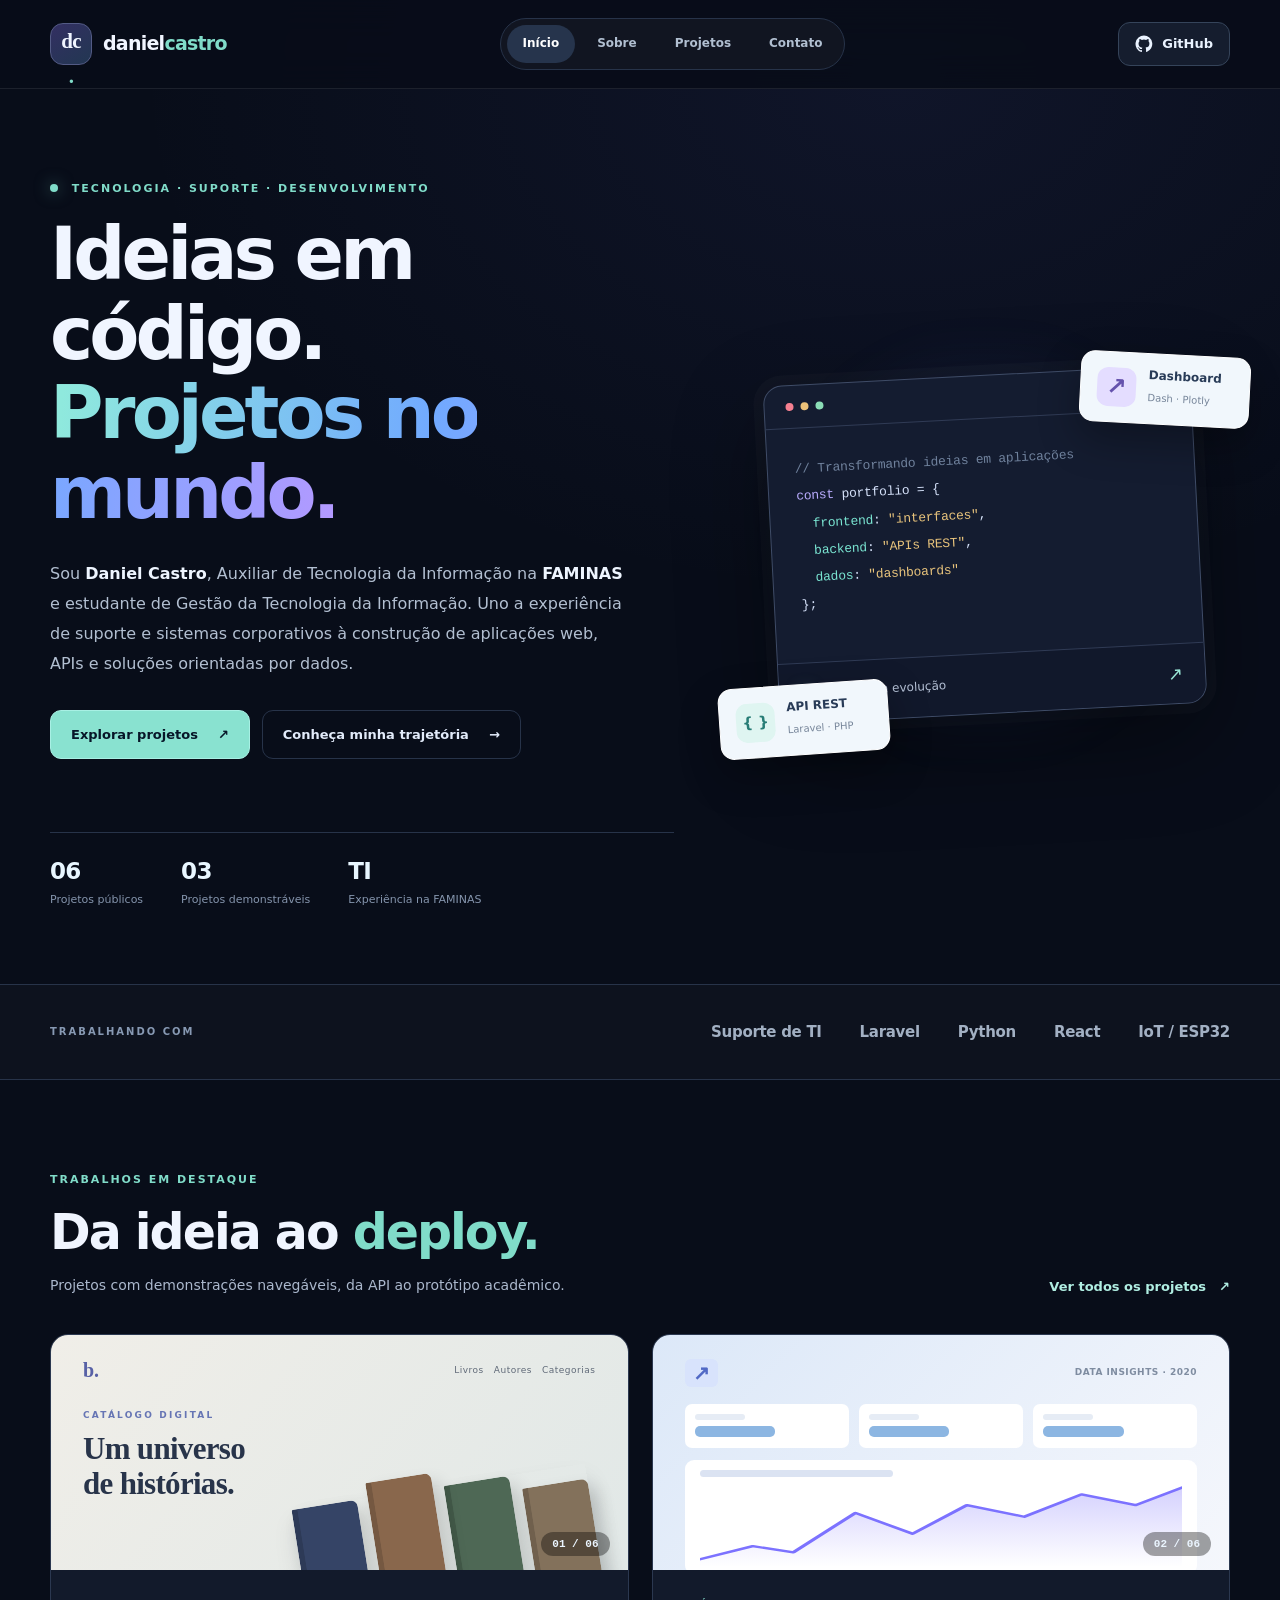
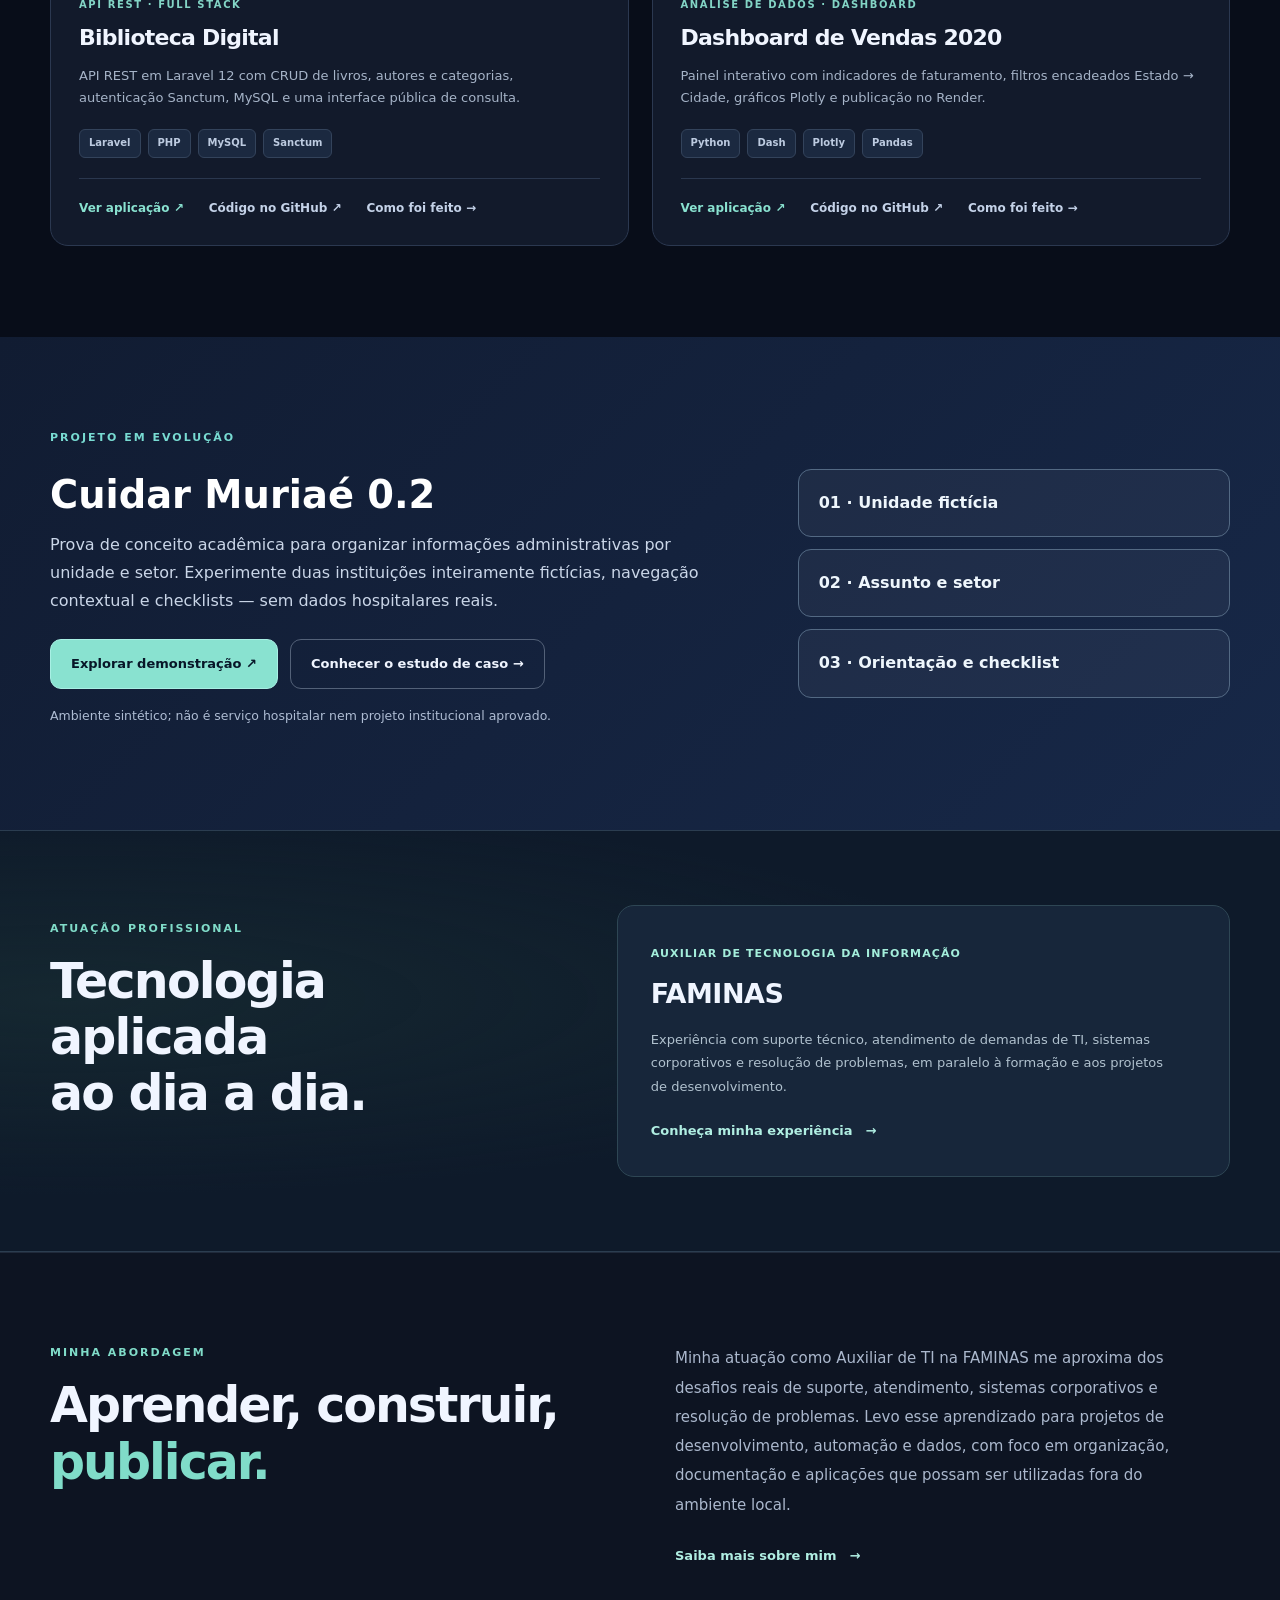
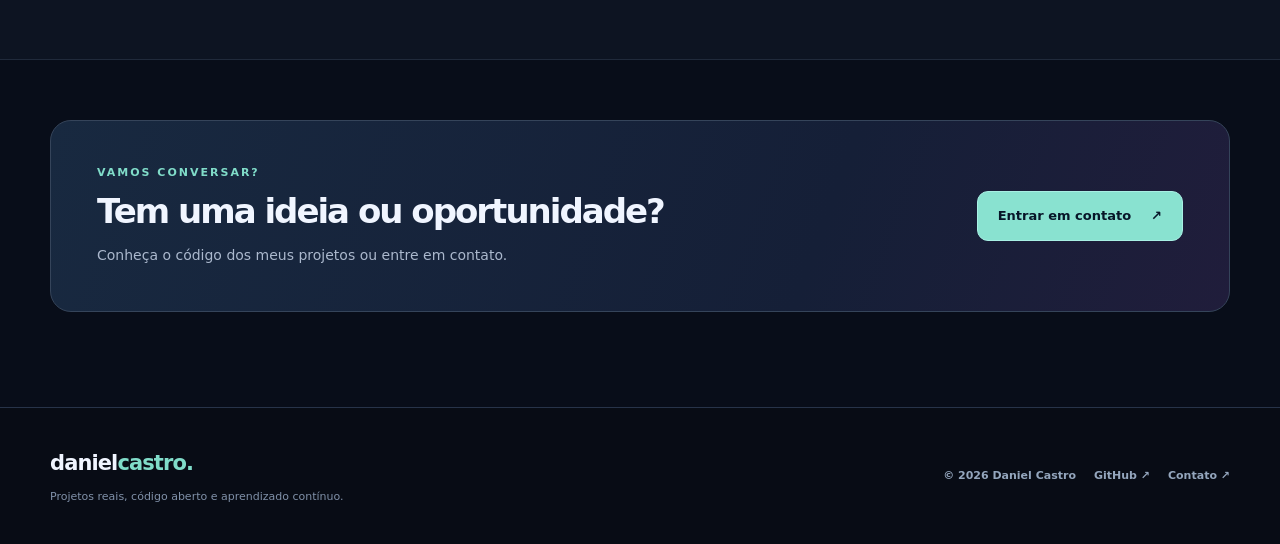
<file: index.html>
<!doctype html>
<html lang="pt-BR">
<head>
  <meta charset="UTF-8">
  <meta name="viewport" content="width=device-width, initial-scale=1">
  <meta name="theme-color" content="#0b1020">
  <meta name="description" content="Daniel Castro — projetos de desenvolvimento web, APIs REST e análise de dados, com código no GitHub e aplicações publicadas.">
  <meta name="author" content="Daniel Castro">
  <title>Portfólio | Daniel Castro</title>
  <link rel="canonical" href="https://daniel-castro-portfolio.pages.dev/">
  <meta property="og:type" content="website">
  <meta property="og:locale" content="pt_BR">
  <meta property="og:title" content="Portfólio | Daniel Castro">
  <meta property="og:description" content="Daniel Castro — projetos de desenvolvimento web, APIs REST e análise de dados, com código no GitHub e aplicações publicadas.">
  <meta property="og:url" content="https://daniel-castro-portfolio.pages.dev/">
  <meta name="twitter:card" content="summary">
  <link rel="stylesheet" href="assets/css/style.css">
</head>
<body class="page-inicio">
  <a class="skip-link" href="#conteudo">Pular para o conteúdo</a>
  <header class="site-header">
    <div class="container header-inner">
      <a class="brand" href="index.html" aria-label="Daniel Castro — Página inicial"><span class="brand-icon">dc<span>.</span></span><span class="brand-text">daniel<span>castro</span></span></a>
      <nav class="site-nav" aria-label="Menu principal">
        <a href="index.html" aria-current="page" class="active">Início</a>
        <a href="sobre.html">Sobre</a>
        <a href="projetos.html">Projetos</a>
        <a href="contato.html">Contato</a>
      </nav>
      <a class="header-github" href="https://github.com/Dhaniels1" target="_blank" rel="noopener noreferrer" aria-label="Ver perfil no GitHub"><svg aria-hidden="true" viewBox="0 0 24 24" width="18" height="18" fill="currentColor"><path d="M12 .7a11.3 11.3 0 0 0-3.58 22.03c.57.11.78-.24.78-.55v-2.11c-3.17.69-3.84-1.34-3.84-1.34-.52-1.3-1.27-1.64-1.27-1.64-1.03-.71.08-.7.08-.7 1.14.08 1.74 1.17 1.74 1.17 1.01 1.73 2.66 1.23 3.31.94.1-.73.4-1.23.73-1.51-2.53-.29-5.2-1.27-5.2-5.58 0-1.23.44-2.23 1.17-3.02-.12-.29-.51-1.44.11-3 0 0 .95-.3 3.11 1.16a10.8 10.8 0 0 1 5.66 0c2.16-1.46 3.1-1.16 3.1-1.16.62 1.56.24 2.71.12 3a4.34 4.34 0 0 1 1.17 3.02c0 4.32-2.68 5.28-5.22 5.57.4.35.77 1.01.77 2.04v3.08c0 .31.21.67.79.55A11.3 11.3 0 0 0 12 .7Z"/></svg><span>GitHub</span></a>
    </div>
  </header>
  <main id="conteudo">
    <section class="hero-section">
  <div class="container hero-grid">
    <div class="hero-copy">
      <p class="eyebrow"><span class="eyebrow-dot" aria-hidden="true"></span> TECNOLOGIA · SUPORTE · DESENVOLVIMENTO</p>
      <h1>Ideias em código.<br><span class="gradient-text">Projetos no mundo.</span></h1>
      <p class="hero-description">Sou <strong>Daniel Castro</strong>, Auxiliar de Tecnologia da Informação na <strong>FAMINAS</strong> e estudante de Gestão da Tecnologia da Informação. Uno a experiência de suporte e sistemas corporativos à construção de aplicações web, APIs e soluções orientadas por dados.</p>
      <div class="hero-actions"><a class="btn btn-primary" href="projetos.html">Explorar projetos <span aria-hidden="true">↗</span></a><a class="btn btn-ghost" href="sobre.html">Conheça minha trajetória <span aria-hidden="true">→</span></a></div>
      <div class="hero-metrics" aria-label="Resumo do portfólio"><div><strong>06</strong><span>Projetos públicos</span></div><div><strong>03</strong><span>Projetos demonstráveis</span></div><div><strong>TI</strong><span>Experiência na FAMINAS</span></div></div>
    </div>
    <div class="hero-visual" aria-label="Painel ilustrativo de tecnologias e aplicações">
      <div class="visual-glow" aria-hidden="true"></div>
      <div class="visual-card visual-card-main">
        <div class="window-controls" aria-hidden="true"><i></i><i></i><i></i></div>
        <div class="visual-code"><span class="comment">// Transformando ideias em aplicações</span><br><span class="code-purple">const</span> portfolio = {<br>&nbsp;&nbsp;<span class="code-cyan">frontend</span>: <span class="code-green">"interfaces"</span>,<br>&nbsp;&nbsp;<span class="code-cyan">backend</span>: <span class="code-green">"APIs REST"</span>,<br>&nbsp;&nbsp;<span class="code-cyan">dados</span>: <span class="code-green">"dashboards"</span><br>};</div>
        <div class="visual-lower"><span class="pulse"></span> Projetos em evolução <span class="visual-chevron">↗</span></div>
      </div>
      <div class="visual-chip visual-chip-one"><span class="chip-icon">↗</span><span><strong>Dashboard</strong><small>Dash · Plotly</small></span></div>
      <div class="visual-chip visual-chip-two"><span class="chip-icon chip-blue">{ }</span><span><strong>API REST</strong><small>Laravel · PHP</small></span></div>
    </div>
  </div>
</section>
<section class="skills-band" aria-label="Principais tecnologias"><div class="container skills-band-inner"><span>TRABALHANDO COM</span><div><b>Suporte de TI</b><b>Laravel</b><b>Python</b><b>React</b><b>IoT / ESP32</b></div></div></section>
<section class="section featured-section">
  <div class="container">
    <div class="section-title-row"><div><p class="eyebrow">TRABALHOS EM DESTAQUE</p><h2>Da ideia ao <em>deploy.</em></h2><p>Projetos com demonstrações navegáveis, da API ao protótipo acadêmico.</p></div><a class="text-link" href="projetos.html">Ver todos os projetos <span aria-hidden="true">↗</span></a></div>
    <div class="projects-grid featured-grid"><article class="project-card">
  <div class="project-cover"><div class="preview-frame preview-library" aria-hidden="true"><div class="preview-topline"><span class="mini-logo">b.</span><span class="mini-nav">Livros&nbsp;&nbsp; Autores&nbsp;&nbsp; Categorias</span></div><div class="preview-eyebrow">CATÁLOGO DIGITAL</div><div class="preview-headline">Um universo<br>de histórias.</div><div class="books-mini"><span class="book-mini bm1"></span><span class="book-mini bm2"></span><span class="book-mini bm3"></span><span class="book-mini bm4"></span></div></div><span class="project-number">01 / 06</span></div>
  <div class="project-body">
    <p class="project-type">API REST · Full stack</p>
    <h3>Biblioteca Digital</h3>
    <p class="project-description">API REST em Laravel 12 com CRUD de livros, autores e categorias, autenticação Sanctum, MySQL e uma interface pública de consulta.</p>
    <div class="tags" aria-label="Tecnologias utilizadas"><span class="tag">Laravel</span><span class="tag">PHP</span><span class="tag">MySQL</span><span class="tag">Sanctum</span></div>
    <div class="project-actions"><a class="link-primary" href="https://biblioteca-api-dhaniels1.onrender.com" target="_blank" rel="noopener noreferrer" aria-label="Abrir demonstração online de Biblioteca Digital">Ver aplicação <span aria-hidden="true">↗</span></a><a class="link-secondary" href="https://github.com/Dhaniels1/biblioteca-api" target="_blank" rel="noopener noreferrer" aria-label="Ver código de Biblioteca Digital no GitHub">Código no GitHub <span aria-hidden="true">↗</span></a><a class="link-secondary" href="estudo-biblioteca.html">Como foi feito →</a></div>
  </div>
</article>
<article class="project-card">
  <div class="project-cover"><div class="preview-frame preview-dashboard" aria-hidden="true"><div class="preview-topline"><span class="mini-logo">↗</span><span class="mini-nav">DATA INSIGHTS · 2020</span></div><div class="dash-kpis"><span><i></i><b></b></span><span><i></i><b></b></span><span><i></i><b></b></span></div><div class="chart-panel"><span class="chart-title"></span><svg class="chart-line" viewBox="0 0 320 110" preserveAspectRatio="none"><defs><linearGradient id="chartfill" x1="0" x2="0" y1="0" y2="1"><stop offset="0%" stop-color="#7165fb" stop-opacity=".3"/><stop offset="100%" stop-color="#7165fb" stop-opacity="0"/></linearGradient></defs><path d="M0 100 L35 83 L62 91 L103 40 L141 67 L177 30 L215 45 L253 16 L289 30 L320 7 L320 110 L0 110Z" fill="url(#chartfill)"/><polyline points="0,100 35,83 62,91 103,40 141,67 177,30 215,45 253,16 289,30 320,7" fill="none" stroke="#7c72ff" stroke-width="3" stroke-linejoin="round" stroke-linecap="round"/></svg></div></div><span class="project-number">02 / 06</span></div>
  <div class="project-body">
    <p class="project-type">Análise de dados · Dashboard</p>
    <h3>Dashboard de Vendas 2020</h3>
    <p class="project-description">Painel interativo com indicadores de faturamento, filtros encadeados Estado → Cidade, gráficos Plotly e publicação no Render.</p>
    <div class="tags" aria-label="Tecnologias utilizadas"><span class="tag">Python</span><span class="tag">Dash</span><span class="tag">Plotly</span><span class="tag">Pandas</span></div>
    <div class="project-actions"><a class="link-primary" href="https://dashboard-vendas-2020.onrender.com" target="_blank" rel="noopener noreferrer" aria-label="Abrir demonstração online de Dashboard de Vendas 2020">Ver aplicação <span aria-hidden="true">↗</span></a><a class="link-secondary" href="https://github.com/Dhaniels1/dashboard-vendas-2020" target="_blank" rel="noopener noreferrer" aria-label="Ver código de Dashboard de Vendas 2020 no GitHub">Código no GitHub <span aria-hidden="true">↗</span></a><a class="link-secondary" href="estudo-dashboard.html">Como foi feito →</a></div>
  </div>
</article></div>
  </div>
</section>
<section class="section case-highlight"><div class="container case-highlight-inner"><div><p class="eyebrow">PROJETO EM EVOLUÇÃO</p><h2>Cuidar Muriaé 0.2</h2><p>Prova de conceito acadêmica para organizar informações administrativas por unidade e setor. Experimente duas instituições inteiramente fictícias, navegação contextual e checklists — sem dados hospitalares reais.</p><div class="case-cta"><a class="btn btn-primary" href="https://cuidar-muriae-demo.pages.dev/" target="_blank" rel="noopener noreferrer">Explorar demonstração ↗</a><a class="btn btn-outline" href="estudo-cuidar.html">Conhecer o estudo de caso →</a></div><p class="case-note">Ambiente sintético; não é serviço hospitalar nem projeto institucional aprovado.</p></div><div class="case-flow" aria-label="Etapas do protótipo"><span>01 · Unidade fictícia</span><span>02 · Assunto e setor</span><span>03 · Orientação e checklist</span></div></div></section>
<section class="professional-highlight"><div class="container professional-highlight-inner"><div><p class="eyebrow">ATUAÇÃO PROFISSIONAL</p><h2>Tecnologia aplicada<br>ao dia a dia.</h2></div><div class="professional-highlight-copy"><span class="career-role">Auxiliar de Tecnologia da Informação</span><strong>FAMINAS</strong><p>Experiência com suporte técnico, atendimento de demandas de TI, sistemas corporativos e resolução de problemas, em paralelo à formação e aos projetos de desenvolvimento.</p><a class="text-link" href="sobre.html">Conheça minha experiência <span aria-hidden="true">→</span></a></div></div></section>
<section class="section value-section"><div class="container value-grid"><div><p class="eyebrow">MINHA ABORDAGEM</p><h2>Aprender, construir,<br><em>publicar.</em></h2></div><div><p>Minha atuação como Auxiliar de TI na FAMINAS me aproxima dos desafios reais de suporte, atendimento, sistemas corporativos e resolução de problemas. Levo esse aprendizado para projetos de desenvolvimento, automação e dados, com foco em organização, documentação e aplicações que possam ser utilizadas fora do ambiente local.</p><a href="sobre.html" class="text-link">Saiba mais sobre mim <span aria-hidden="true">→</span></a></div></div></section>
<section class="section cta-section"><div class="container cta-inner"><div><p class="eyebrow">VAMOS CONVERSAR?</p><h2>Tem uma ideia ou oportunidade?</h2><p>Conheça o código dos meus projetos ou entre em contato.</p></div><a class="btn btn-primary" href="contato.html">Entrar em contato <span aria-hidden="true">↗</span></a></div></section>
  </main>
  <footer class="site-footer">
    <div class="container footer-inner"><div><a class="footer-brand" href="index.html">daniel<span>castro.</span></a><p>Projetos reais, código aberto e aprendizado contínuo.</p></div><div class="footer-right"><span>© 2026 Daniel Castro</span><a href="https://github.com/Dhaniels1" target="_blank" rel="noopener noreferrer">GitHub ↗</a><a href="contato.html">Contato ↗</a></div></div>
  </footer>
  
</body>
</html>
</file>
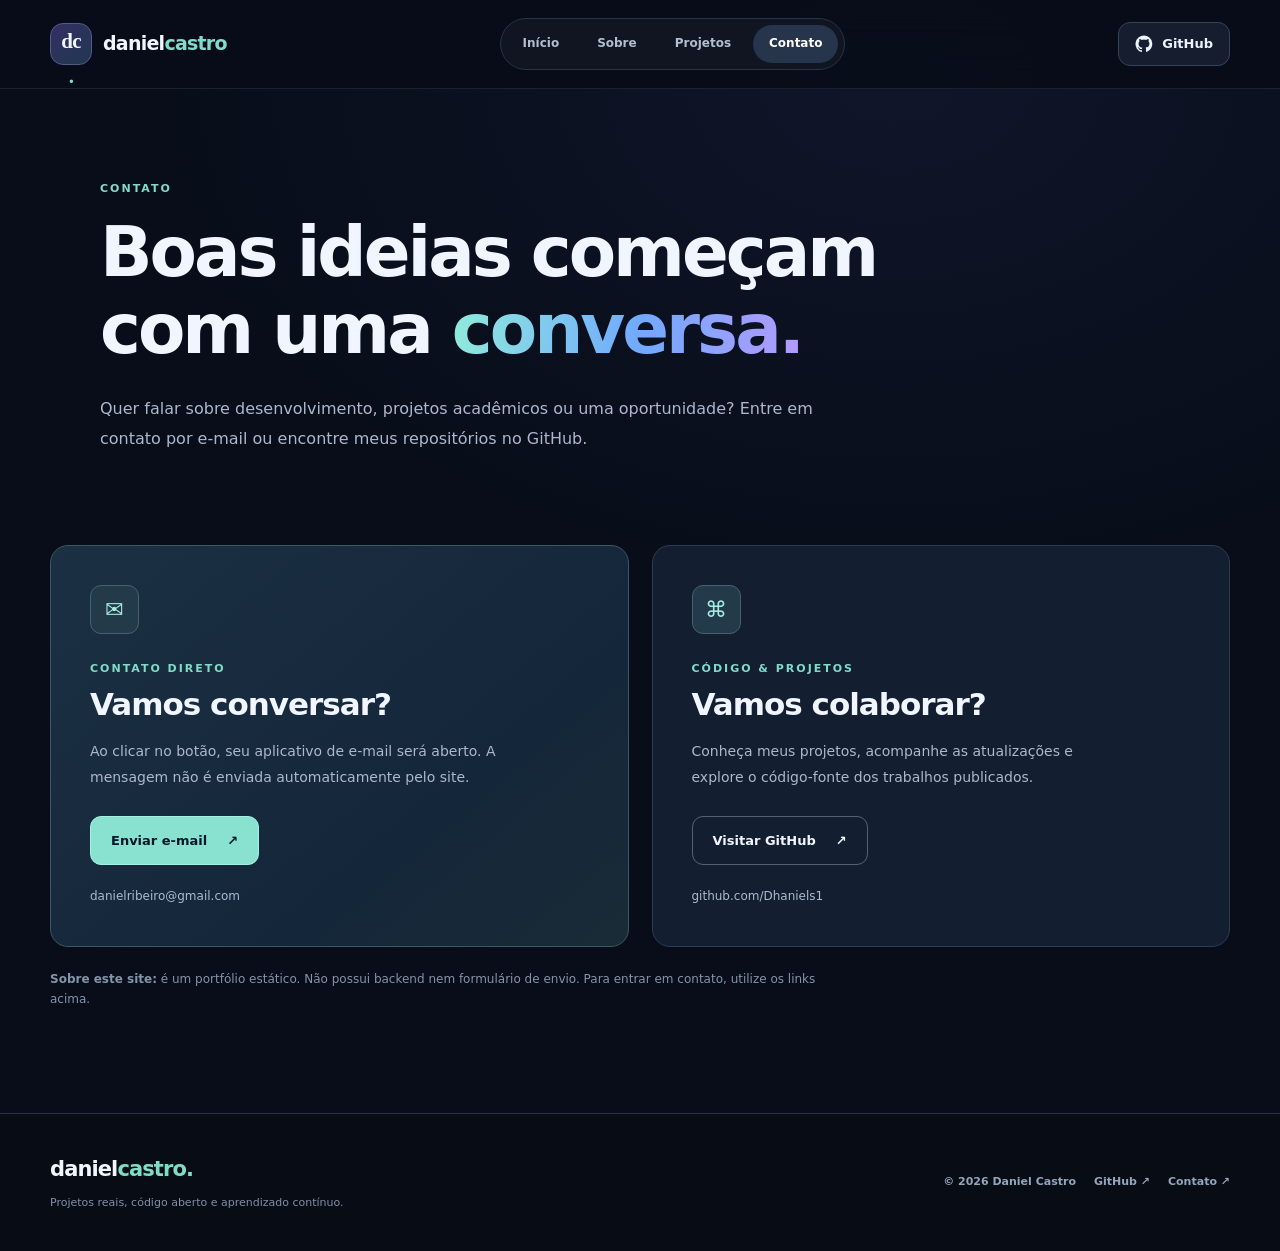
<file: contato.html>
<!doctype html>
<html lang="pt-BR">
<head>
  <meta charset="UTF-8">
  <meta name="viewport" content="width=device-width, initial-scale=1">
  <meta name="theme-color" content="#0b1020">
  <meta name="description" content="Entre em contato com Daniel Castro por e-mail ou conheça seus projetos no GitHub.">
  <meta name="author" content="Daniel Castro">
  <title>Contato | Daniel Castro</title>
  <link rel="canonical" href="https://daniel-castro-portfolio.pages.dev/contato.html">
  <meta property="og:type" content="website">
  <meta property="og:locale" content="pt_BR">
  <meta property="og:title" content="Contato | Daniel Castro">
  <meta property="og:description" content="Entre em contato com Daniel Castro por e-mail ou conheça seus projetos no GitHub.">
  <meta property="og:url" content="https://daniel-castro-portfolio.pages.dev/contato.html">
  <meta name="twitter:card" content="summary">
  <link rel="stylesheet" href="assets/css/style.css">
</head>
<body class="page-contato">
  <a class="skip-link" href="#conteudo">Pular para o conteúdo</a>
  <header class="site-header">
    <div class="container header-inner">
      <a class="brand" href="index.html" aria-label="Daniel Castro — Página inicial"><span class="brand-icon">dc<span>.</span></span><span class="brand-text">daniel<span>castro</span></span></a>
      <nav class="site-nav" aria-label="Menu principal">
        <a href="index.html">Início</a>
        <a href="sobre.html">Sobre</a>
        <a href="projetos.html">Projetos</a>
        <a href="contato.html" aria-current="page" class="active">Contato</a>
      </nav>
      <a class="header-github" href="https://github.com/Dhaniels1" target="_blank" rel="noopener noreferrer" aria-label="Ver perfil no GitHub"><svg aria-hidden="true" viewBox="0 0 24 24" width="18" height="18" fill="currentColor"><path d="M12 .7a11.3 11.3 0 0 0-3.58 22.03c.57.11.78-.24.78-.55v-2.11c-3.17.69-3.84-1.34-3.84-1.34-.52-1.3-1.27-1.64-1.27-1.64-1.03-.71.08-.7.08-.7 1.14.08 1.74 1.17 1.74 1.17 1.01 1.73 2.66 1.23 3.31.94.1-.73.4-1.23.73-1.51-2.53-.29-5.2-1.27-5.2-5.58 0-1.23.44-2.23 1.17-3.02-.12-.29-.51-1.44.11-3 0 0 .95-.3 3.11 1.16a10.8 10.8 0 0 1 5.66 0c2.16-1.46 3.1-1.16 3.1-1.16.62 1.56.24 2.71.12 3a4.34 4.34 0 0 1 1.17 3.02c0 4.32-2.68 5.28-5.22 5.57.4.35.77 1.01.77 2.04v3.08c0 .31.21.67.79.55A11.3 11.3 0 0 0 12 .7Z"/></svg><span>GitHub</span></a>
    </div>
  </header>
  <main id="conteudo">
    <section class="section page-intro"><div class="container narrow"><p class="eyebrow">CONTATO</p><h1>Boas ideias começam com uma <span class="gradient-text">conversa.</span></h1><p class="intro-copy">Quer falar sobre desenvolvimento, projetos acadêmicos ou uma oportunidade? Entre em contato por e-mail ou encontre meus repositórios no GitHub.</p></div></section>
<section class="section contact-section"><div class="container contact-grid"><article class="contact-card contact-card-primary"><span class="contact-icon">✉</span><p class="eyebrow">CONTATO DIRETO</p><h2>Vamos conversar?</h2><p>Ao clicar no botão, seu aplicativo de e-mail será aberto. A mensagem não é enviada automaticamente pelo site.</p><a class="btn btn-primary" href="mailto:danielribeiro@gmail.com?subject=Contato%20pelo%20portf%C3%B3lio">Enviar e-mail <span aria-hidden="true">↗</span></a><a href="mailto:danielribeiro@gmail.com" class="contact-address">danielribeiro@gmail.com</a></article><article class="contact-card"><span class="contact-icon">⌘</span><p class="eyebrow">CÓDIGO &amp; PROJETOS</p><h2>Vamos colaborar?</h2><p>Conheça meus projetos, acompanhe as atualizações e explore o código-fonte dos trabalhos publicados.</p><a class="btn btn-outline" href="https://github.com/Dhaniels1" target="_blank" rel="noopener noreferrer">Visitar GitHub <span aria-hidden="true">↗</span></a><span class="contact-address">github.com/Dhaniels1</span></article></div>
<div class="container contact-note"><p><strong>Sobre este site:</strong> é um portfólio estático. Não possui backend nem formulário de envio. Para entrar em contato, utilize os links acima.</p></div></section>
  </main>
  <footer class="site-footer">
    <div class="container footer-inner"><div><a class="footer-brand" href="index.html">daniel<span>castro.</span></a><p>Projetos reais, código aberto e aprendizado contínuo.</p></div><div class="footer-right"><span>© 2026 Daniel Castro</span><a href="https://github.com/Dhaniels1" target="_blank" rel="noopener noreferrer">GitHub ↗</a><a href="contato.html">Contato ↗</a></div></div>
  </footer>
  
</body>
</html>
</file>
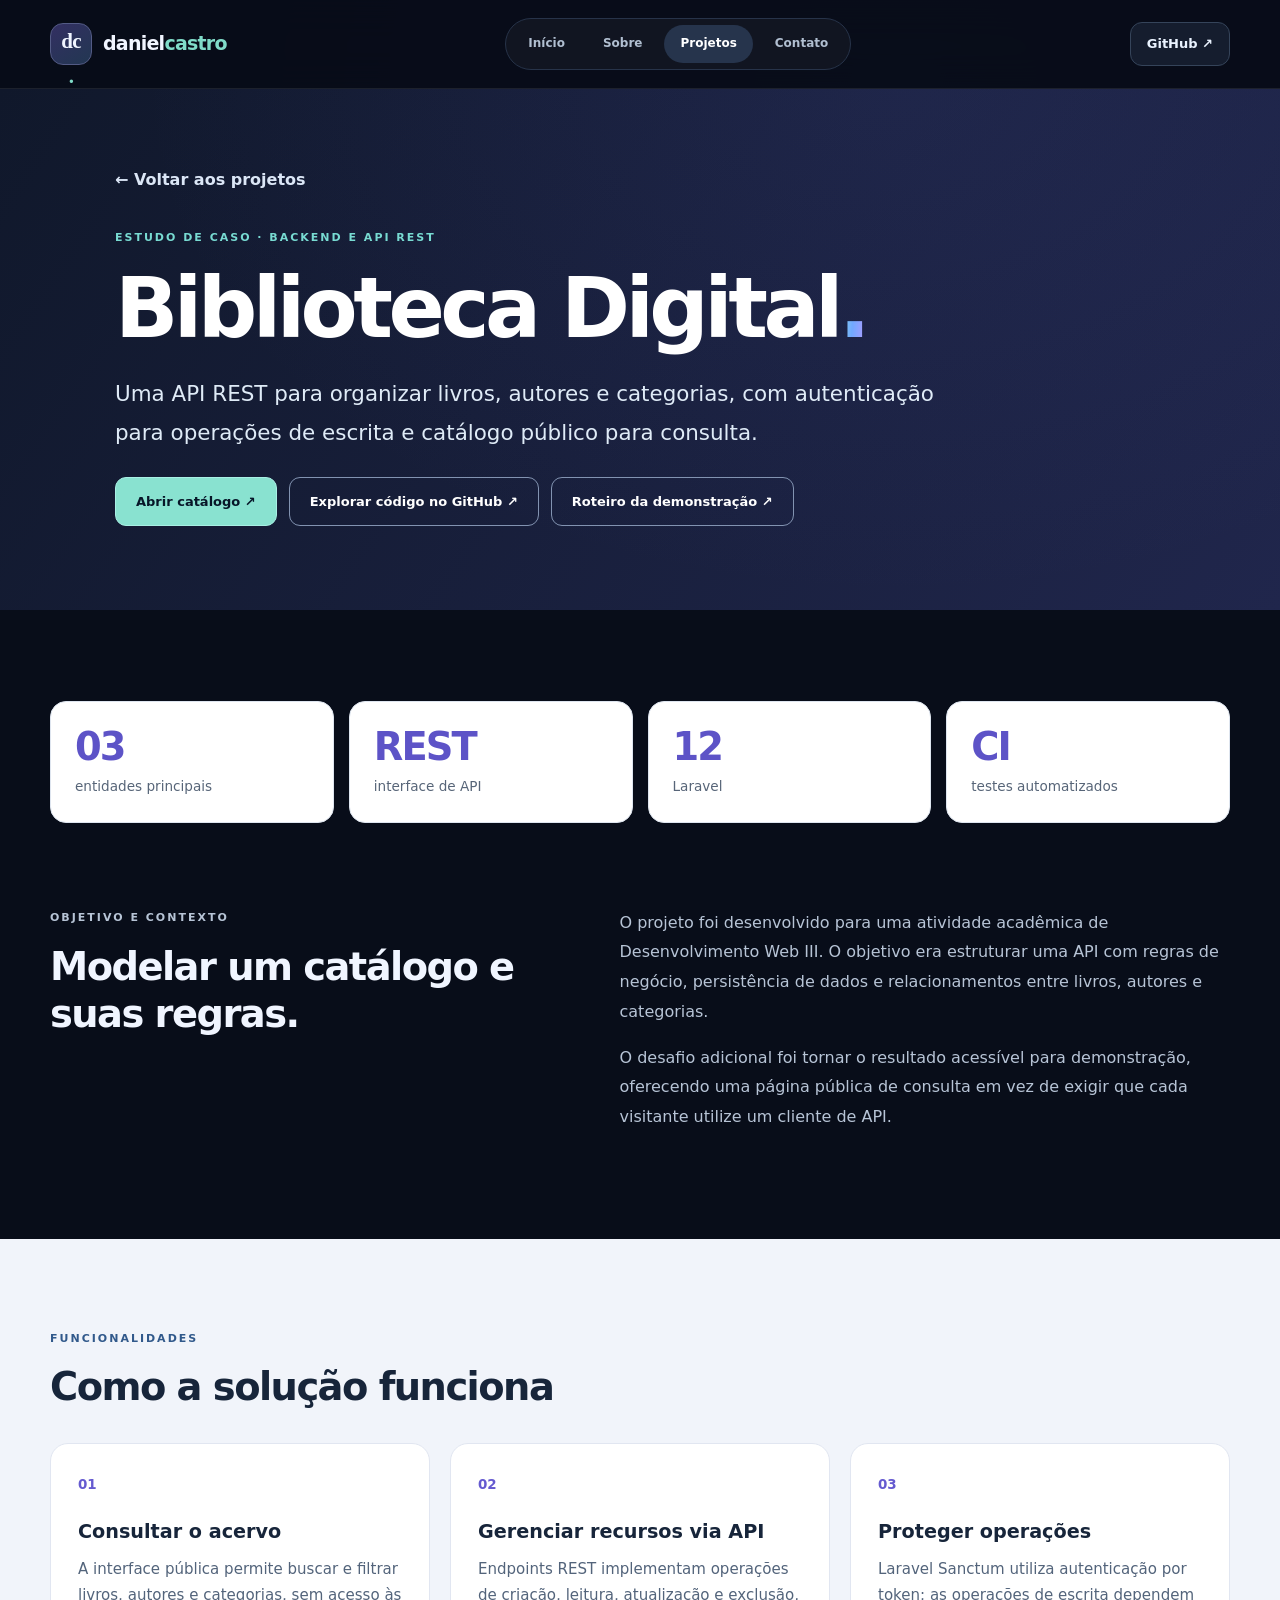
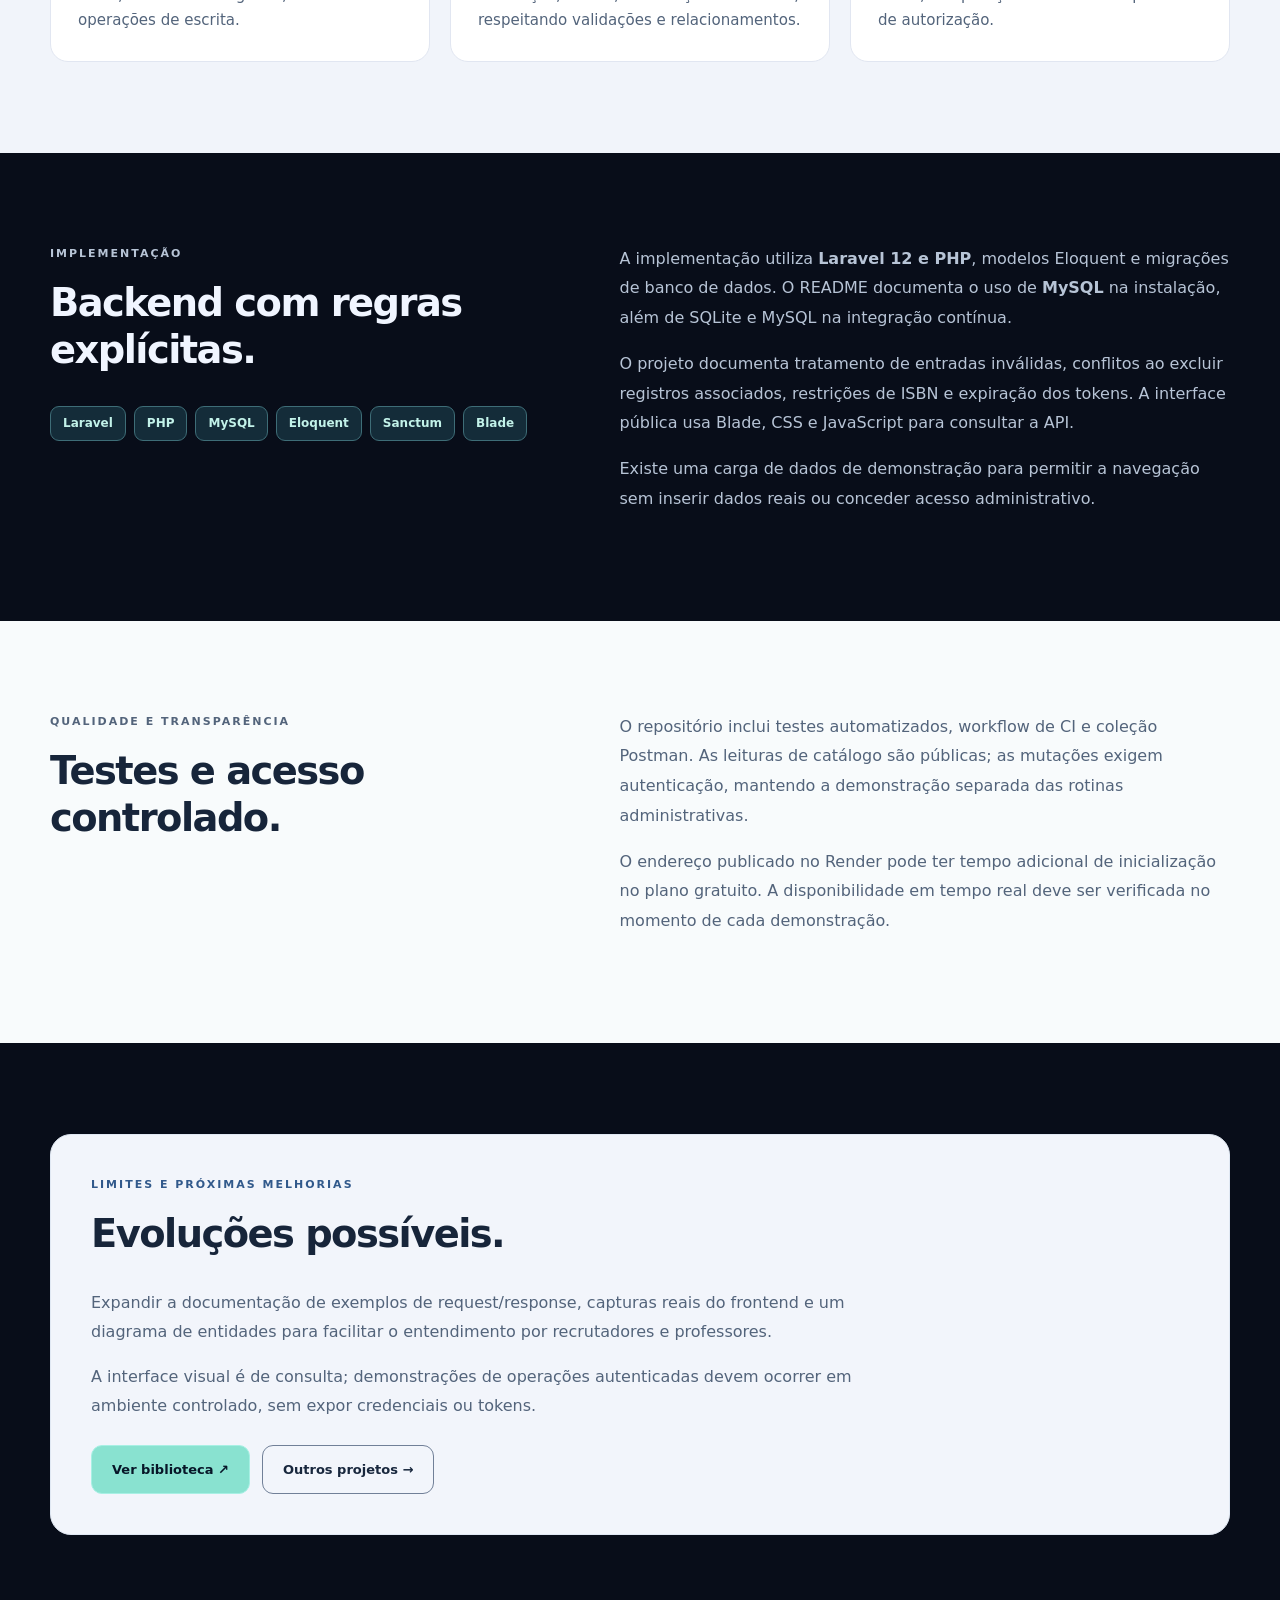
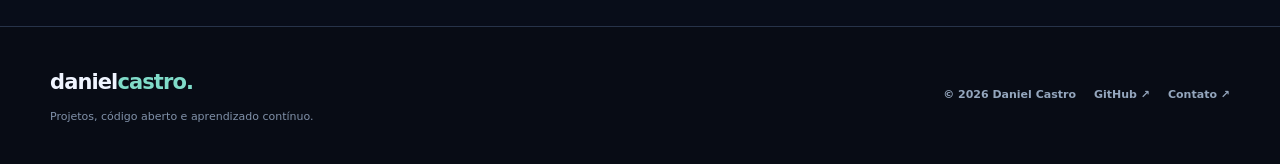
<file: estudo-biblioteca.html>
<!doctype html>
<html lang="pt-BR">
<head>
<meta charset="UTF-8">
<meta name="viewport" content="width=device-width, initial-scale=1">
<meta name="theme-color" content="#0b1020">
<meta name="description" content="Estudo de caso de uma API REST Laravel para biblioteca digital: CRUD, relacionamentos, autenticação Sanctum, interface pública e testes.">
<meta name="author" content="Daniel Castro">
<title>Biblioteca API | Estudo de caso</title>
<link rel="canonical" href="https://daniel-castro-portfolio.pages.dev/estudo-biblioteca.html">
  <meta property="og:type" content="website">
  <meta property="og:locale" content="pt_BR">
  <meta property="og:title" content="Biblioteca API | Estudo de caso">
  <meta property="og:description" content="Estudo de caso de uma API REST Laravel para biblioteca digital: CRUD, relacionamentos, autenticação Sanctum, interface pública e testes.">
  <meta property="og:url" content="https://daniel-castro-portfolio.pages.dev/estudo-biblioteca.html">
  <meta name="twitter:card" content="summary">
<link rel="stylesheet" href="assets/css/style.css">
</head>
<body class="page-case">
<a class="skip-link" href="#conteudo">Pular para o conteúdo</a>
<header class="site-header"><div class="container header-inner">
<a class="brand" href="index.html" aria-label="Daniel Castro — página inicial"><span class="brand-icon">dc<span>.</span></span><span class="brand-text">daniel<span>castro</span></span></a>
<nav class="site-nav" aria-label="Menu principal"><a href="index.html">Início</a><a href="sobre.html">Sobre</a><a href="projetos.html" class="active" aria-current="page">Projetos</a><a href="contato.html">Contato</a></nav>
<a class="header-github" href="https://github.com/Dhaniels1" target="_blank" rel="noopener noreferrer">GitHub ↗</a>
</div></header>
<main id="conteudo">
<section class="case-hero"><div class="container case-hero-inner">
<a class="case-back" href="projetos.html">← Voltar aos projetos</a>
<p class="eyebrow">ESTUDO DE CASO · BACKEND E API REST</p>
<h1>Biblioteca Digital<span class="gradient-text">.</span></h1>
<p class="case-hero-lead">Uma API REST para organizar livros, autores e categorias, com autenticação para operações de escrita e catálogo público para consulta.</p>
<div class="case-cta"><a class="btn btn-primary" href="https://biblioteca-api-dhaniels1.onrender.com" target="_blank" rel="noopener noreferrer">Abrir catálogo ↗</a><a class="btn btn-ghost" href="https://github.com/Dhaniels1/biblioteca-api" target="_blank" rel="noopener noreferrer">Explorar código no GitHub ↗</a><a class="btn btn-ghost" href="https://github.com/Dhaniels1/biblioteca-api/blob/main/docs/GUIA_DEMONSTRACAO.md" target="_blank" rel="noopener noreferrer">Roteiro da demonstração ↗</a></div>
</div></section>
<section class="section"><div class="container">
<div class="case-stats"><div><strong>03</strong><span>entidades principais</span></div><div><strong>REST</strong><span>interface de API</span></div><div><strong>12</strong><span>Laravel</span></div><div><strong>CI</strong><span>testes automatizados</span></div></div>
<div class="case-intro-grid"><div><p class="eyebrow">OBJETIVO E CONTEXTO</p><h2>Modelar um catálogo e suas regras.</h2></div><div><p>O projeto foi desenvolvido para uma atividade acadêmica de Desenvolvimento Web III. O objetivo era estruturar uma API com regras de negócio, persistência de dados e relacionamentos entre livros, autores e categorias.</p><p>O desafio adicional foi tornar o resultado acessível para demonstração, oferecendo uma página pública de consulta em vez de exigir que cada visitante utilize um cliente de API.</p></div></div>
</div></section>
<section class="section case-process-section"><div class="container">
<p class="eyebrow">FUNCIONALIDADES</p><h2>Como a solução funciona</h2>
<div class="case-process-grid"><article class="case-step"><span>01</span><h3>Consultar o acervo</h3><p>A interface pública permite buscar e filtrar livros, autores e categorias, sem acesso às operações de escrita.</p></article><article class="case-step"><span>02</span><h3>Gerenciar recursos via API</h3><p>Endpoints REST implementam operações de criação, leitura, atualização e exclusão, respeitando validações e relacionamentos.</p></article><article class="case-step"><span>03</span><h3>Proteger operações</h3><p>Laravel Sanctum utiliza autenticação por token; as operações de escrita dependem de autorização.</p></article></div>
</div></section>
<section class="section"><div class="container case-intro-grid">
<div><p class="eyebrow">IMPLEMENTAÇÃO</p><h2>Backend com regras explícitas.</h2><div class="case-tech-list" aria-label="Tecnologias"><span class="tag">Laravel</span><span class="tag">PHP</span><span class="tag">MySQL</span><span class="tag">Eloquent</span><span class="tag">Sanctum</span><span class="tag">Blade</span></div></div>
<div><p>A implementação utiliza <strong>Laravel 12 e PHP</strong>, modelos Eloquent e migrações de banco de dados. O README documenta o uso de <strong>MySQL</strong> na instalação, além de SQLite e MySQL na integração contínua.</p><p>O projeto documenta tratamento de entradas inválidas, conflitos ao excluir registros associados, restrições de ISBN e expiração dos tokens. A interface pública usa Blade, CSS e JavaScript para consultar a API.</p><p>Existe uma carga de dados de demonstração para permitir a navegação sem inserir dados reais ou conceder acesso administrativo.</p></div>
</div></section>
<section class="section case-ethics-section"><div class="container case-intro-grid">
<div><p class="eyebrow">QUALIDADE E TRANSPARÊNCIA</p><h2>Testes e acesso controlado.</h2></div>
<div><p>O repositório inclui testes automatizados, workflow de CI e coleção Postman. As leituras de catálogo são públicas; as mutações exigem autenticação, mantendo a demonstração separada das rotinas administrativas.</p><p>O endereço publicado no Render pode ter tempo adicional de inicialização no plano gratuito. A disponibilidade em tempo real deve ser verificada no momento de cada demonstração.</p></div>
</div></section>
<section class="section"><div class="container">
<div class="case-next"><p class="eyebrow">LIMITES E PRÓXIMAS MELHORIAS</p><h2>Evoluções possíveis.</h2>
<p>Expandir a documentação de exemplos de request/response, capturas reais do frontend e um diagrama de entidades para facilitar o entendimento por recrutadores e professores.</p><p>A interface visual é de consulta; demonstrações de operações autenticadas devem ocorrer em ambiente controlado, sem expor credenciais ou tokens.</p>
<div class="case-cta"><a class="btn btn-primary" href="https://biblioteca-api-dhaniels1.onrender.com" target="_blank" rel="noopener noreferrer">Ver biblioteca ↗</a><a class="btn btn-outline" href="projetos.html">Outros projetos →</a></div>
</div></div></section>
</main>
<footer class="site-footer"><div class="container footer-inner"><div><a class="footer-brand" href="index.html">daniel<span>castro.</span></a><p>Projetos, código aberto e aprendizado contínuo.</p></div><div class="footer-right"><span>© 2026 Daniel Castro</span><a href="https://github.com/Dhaniels1" target="_blank" rel="noopener noreferrer">GitHub ↗</a><a href="contato.html">Contato ↗</a></div></div></footer>
</body></html>
</file>
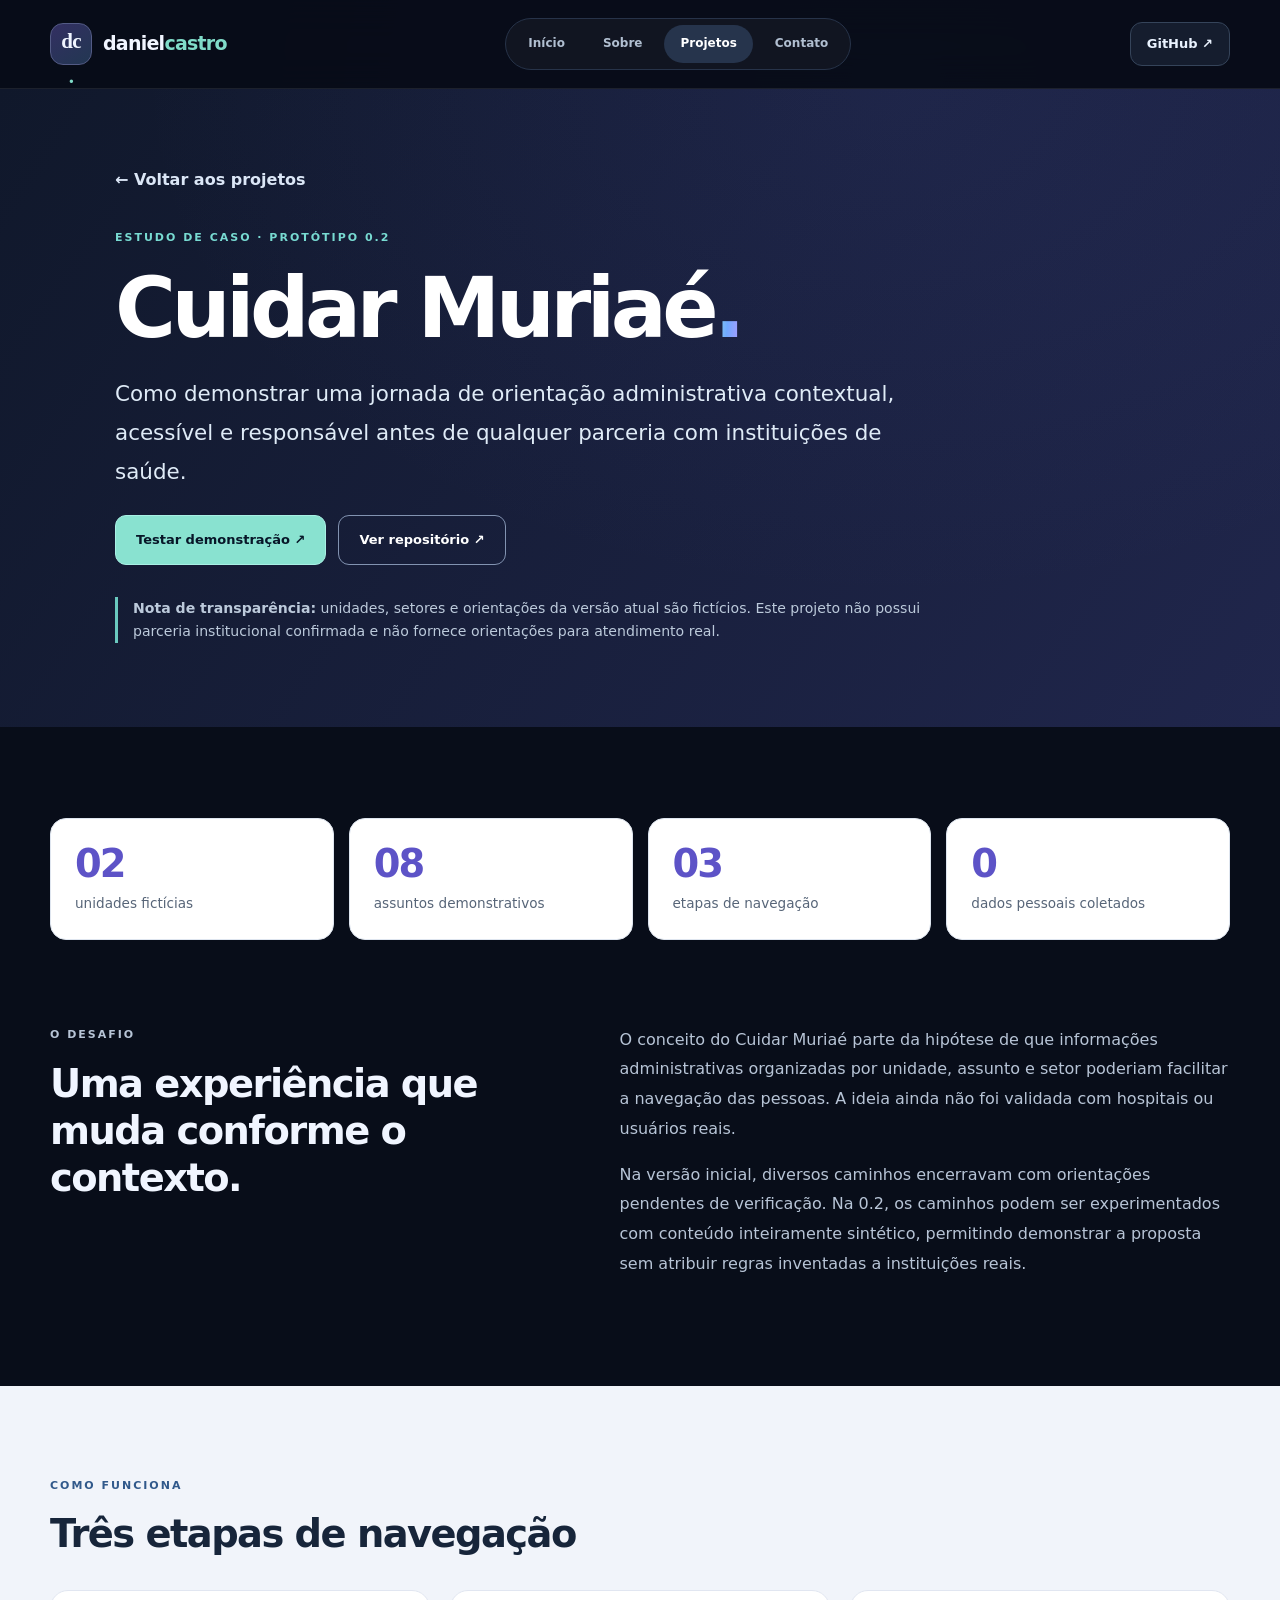
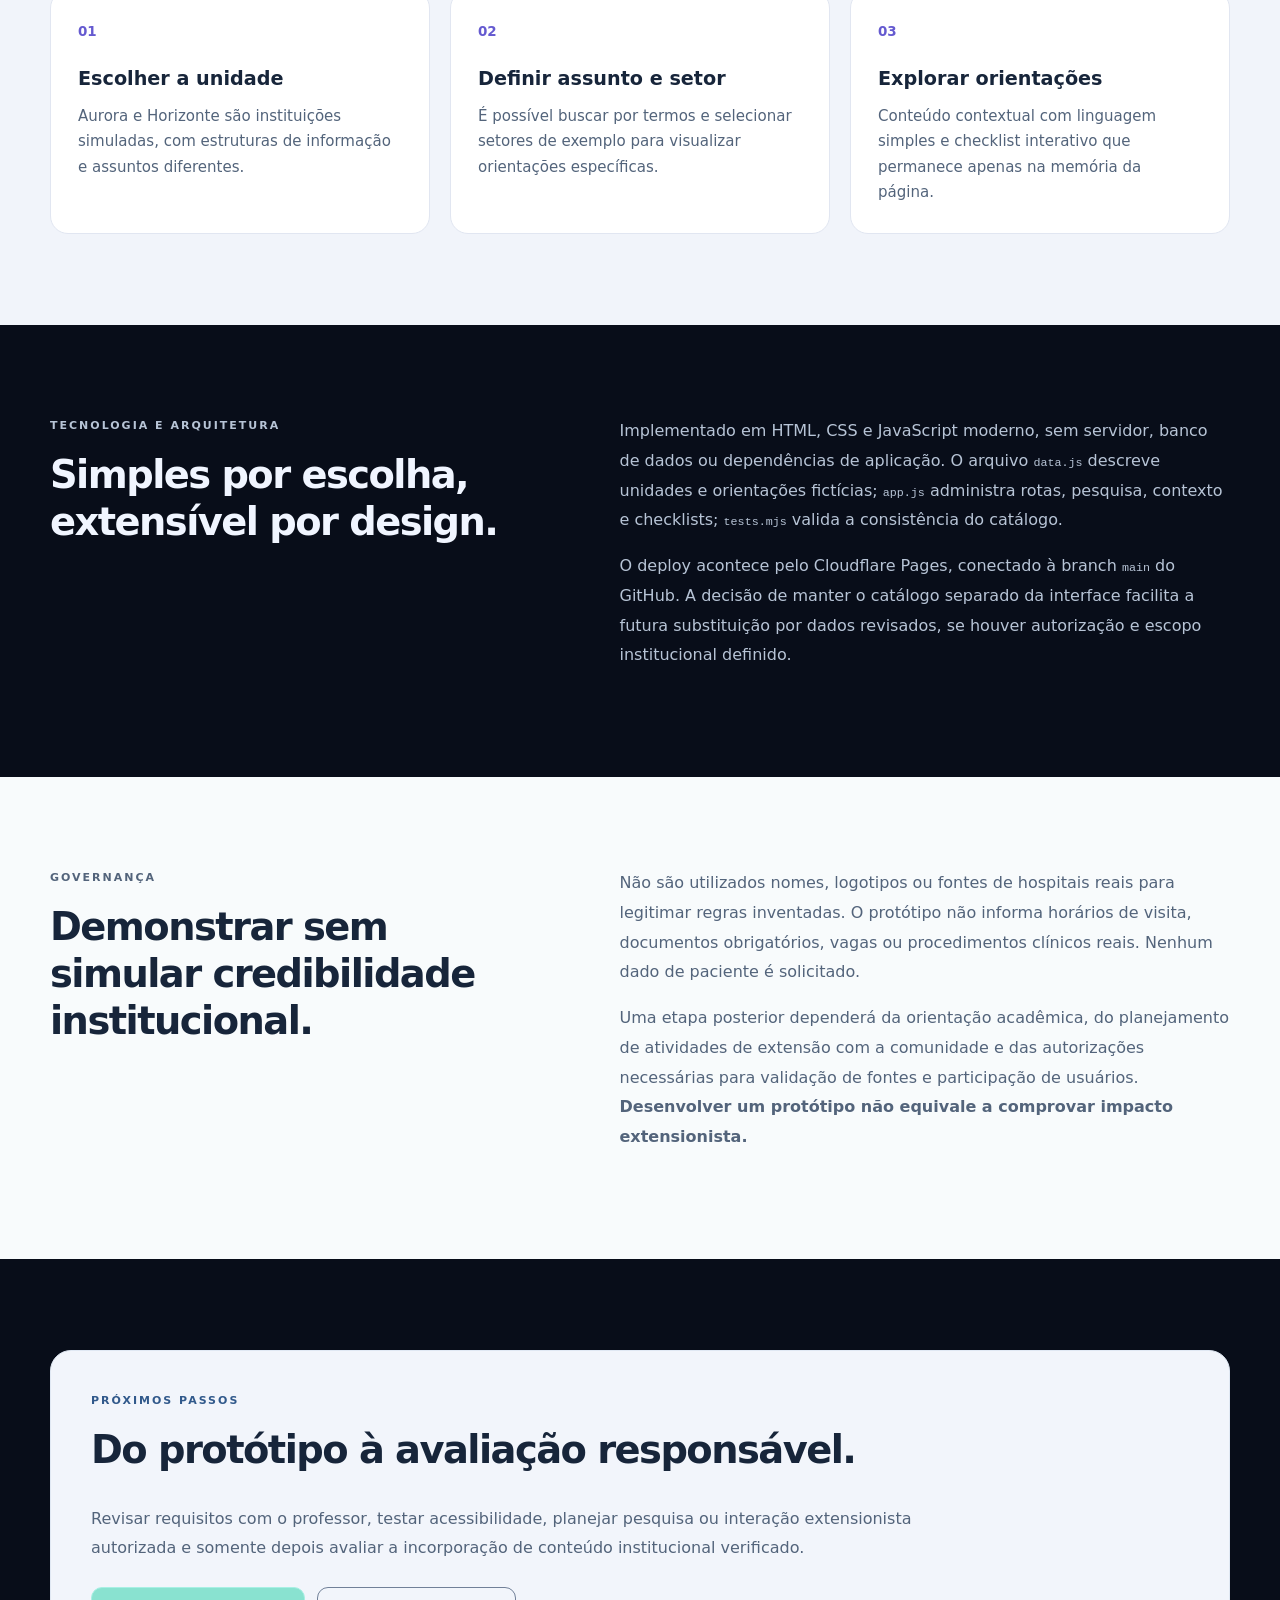
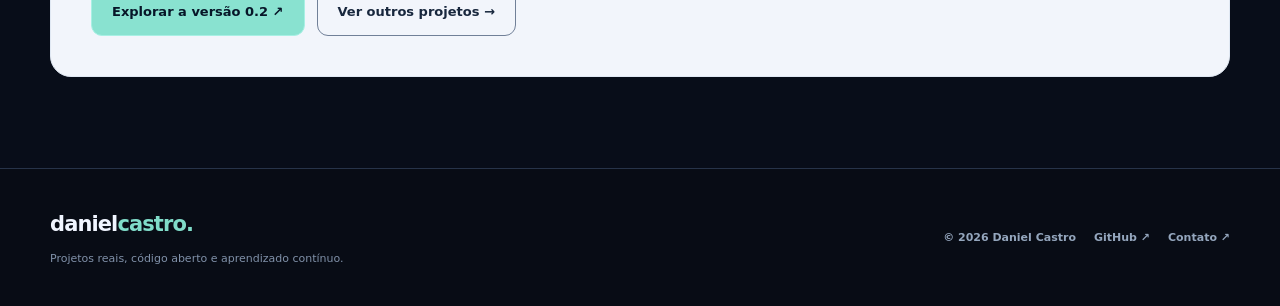
<file: estudo-cuidar.html>
<!doctype html>
<html lang="pt-BR">
<head>
  <meta charset="UTF-8">
  <meta name="viewport" content="width=device-width, initial-scale=1">
  <meta name="theme-color" content="#0b1020">
  <meta name="description" content="Estudo de caso do Cuidar Muriaé: protótipo acadêmico com unidades fictícias, navegação por contexto, checklists e governança informacional.">
  <meta name="author" content="Daniel Castro">
  <title>Cuidar Muriaé | Estudo de caso</title>
  <link rel="canonical" href="https://daniel-castro-portfolio.pages.dev/estudo-cuidar.html">
  <meta property="og:type" content="website">
  <meta property="og:locale" content="pt_BR">
  <meta property="og:title" content="Cuidar Muriaé | Estudo de caso">
  <meta property="og:description" content="Estudo de caso do Cuidar Muriaé: protótipo acadêmico com unidades fictícias, navegação por contexto, checklists e governança informacional.">
  <meta property="og:url" content="https://daniel-castro-portfolio.pages.dev/estudo-cuidar.html">
  <meta name="twitter:card" content="summary">
  <link rel="stylesheet" href="assets/css/style.css">
</head>
<body class="page-case">
  <a class="skip-link" href="#conteudo">Pular para o conteúdo</a>
  <header class="site-header"><div class="container header-inner">
    <a class="brand" href="index.html" aria-label="Daniel Castro — Página inicial"><span class="brand-icon">dc<span>.</span></span><span class="brand-text">daniel<span>castro</span></span></a>
    <nav class="site-nav" aria-label="Menu principal"><a href="index.html">Início</a><a href="sobre.html">Sobre</a><a href="projetos.html" class="active">Projetos</a><a href="contato.html">Contato</a></nav>
    <a class="header-github" href="https://github.com/Dhaniels1" target="_blank" rel="noopener noreferrer">GitHub ↗</a>
  </div></header>
  <main id="conteudo">
    <section class="case-hero"><div class="container case-hero-inner">
      <a class="case-back" href="projetos.html">← Voltar aos projetos</a>
      <p class="eyebrow">ESTUDO DE CASO · PROTÓTIPO 0.2</p>
      <h1>Cuidar Muriaé<span class="gradient-text">.</span></h1>
      <p class="case-hero-lead">Como demonstrar uma jornada de orientação administrativa contextual, acessível e responsável antes de qualquer parceria com instituições de saúde.</p>
      <div class="case-cta"><a class="btn btn-primary" href="https://cuidar-muriae-demo.pages.dev/" target="_blank" rel="noopener noreferrer">Testar demonstração ↗</a><a class="btn btn-ghost" href="https://github.com/Dhaniels1/Projeto-Extensao" target="_blank" rel="noopener noreferrer">Ver repositório ↗</a></div>
      <p class="case-disclaimer"><strong>Nota de transparência:</strong> unidades, setores e orientações da versão atual são fictícios. Este projeto não possui parceria institucional confirmada e não fornece orientações para atendimento real.</p>
    </div></section>
    <section class="section"><div class="container">
      <div class="case-stats" aria-label="Características da versão"><div><strong>02</strong><span>unidades fictícias</span></div><div><strong>08</strong><span>assuntos demonstrativos</span></div><div><strong>03</strong><span>etapas de navegação</span></div><div><strong>0</strong><span>dados pessoais coletados</span></div></div>
      <div class="case-intro-grid"><div><p class="eyebrow">O DESAFIO</p><h2>Uma experiência que muda conforme o contexto.</h2></div><div><p>O conceito do Cuidar Muriaé parte da hipótese de que informações administrativas organizadas por unidade, assunto e setor poderiam facilitar a navegação das pessoas. A ideia ainda não foi validada com hospitais ou usuários reais.</p><p>Na versão inicial, diversos caminhos encerravam com orientações pendentes de verificação. Na 0.2, os caminhos podem ser experimentados com conteúdo inteiramente sintético, permitindo demonstrar a proposta sem atribuir regras inventadas a instituições reais.</p></div></div>
    </div></section>
    <section class="section case-process-section"><div class="container">
      <p class="eyebrow">COMO FUNCIONA</p><h2>Três etapas de navegação</h2>
      <div class="case-process-grid">
        <article class="case-step"><span>01</span><h3>Escolher a unidade</h3><p>Aurora e Horizonte são instituições simuladas, com estruturas de informação e assuntos diferentes.</p></article>
        <article class="case-step"><span>02</span><h3>Definir assunto e setor</h3><p>É possível buscar por termos e selecionar setores de exemplo para visualizar orientações específicas.</p></article>
        <article class="case-step"><span>03</span><h3>Explorar orientações</h3><p>Conteúdo contextual com linguagem simples e checklist interativo que permanece apenas na memória da página.</p></article>
      </div>
    </div></section>
    <section class="section"><div class="container case-intro-grid">
      <div><p class="eyebrow">TECNOLOGIA E ARQUITETURA</p><h2>Simples por escolha, extensível por design.</h2></div>
      <div><p>Implementado em HTML, CSS e JavaScript moderno, sem servidor, banco de dados ou dependências de aplicação. O arquivo <code>data.js</code> descreve unidades e orientações fictícias; <code>app.js</code> administra rotas, pesquisa, contexto e checklists; <code>tests.mjs</code> valida a consistência do catálogo.</p><p>O deploy acontece pelo Cloudflare Pages, conectado à branch <code>main</code> do GitHub. A decisão de manter o catálogo separado da interface facilita a futura substituição por dados revisados, se houver autorização e escopo institucional definido.</p></div>
    </div></section>
    <section class="section case-ethics-section"><div class="container case-intro-grid">
      <div><p class="eyebrow">GOVERNANÇA</p><h2>Demonstrar sem simular credibilidade institucional.</h2></div>
      <div><p>Não são utilizados nomes, logotipos ou fontes de hospitais reais para legitimar regras inventadas. O protótipo não informa horários de visita, documentos obrigatórios, vagas ou procedimentos clínicos reais. Nenhum dado de paciente é solicitado.</p><p>Uma etapa posterior dependerá da orientação acadêmica, do planejamento de atividades de extensão com a comunidade e das autorizações necessárias para validação de fontes e participação de usuários. <strong>Desenvolver um protótipo não equivale a comprovar impacto extensionista.</strong></p></div>
    </div></section>
    <section class="section"><div class="container"><div class="case-next"><p class="eyebrow">PRÓXIMOS PASSOS</p><h2>Do protótipo à avaliação responsável.</h2><p>Revisar requisitos com o professor, testar acessibilidade, planejar pesquisa ou interação extensionista autorizada e somente depois avaliar a incorporação de conteúdo institucional verificado.</p><div class="case-cta"><a class="btn btn-primary" href="https://cuidar-muriae-demo.pages.dev/" target="_blank" rel="noopener noreferrer">Explorar a versão 0.2 ↗</a><a class="btn btn-outline" href="projetos.html">Ver outros projetos →</a></div></div></div></section>
  </main>
  <footer class="site-footer"><div class="container footer-inner"><div><a class="footer-brand" href="index.html">daniel<span>castro.</span></a><p>Projetos reais, código aberto e aprendizado contínuo.</p></div><div class="footer-right"><span>© 2026 Daniel Castro</span><a href="https://github.com/Dhaniels1" target="_blank" rel="noopener noreferrer">GitHub ↗</a><a href="contato.html">Contato ↗</a></div></div></footer>
</body>
</html>
</file>
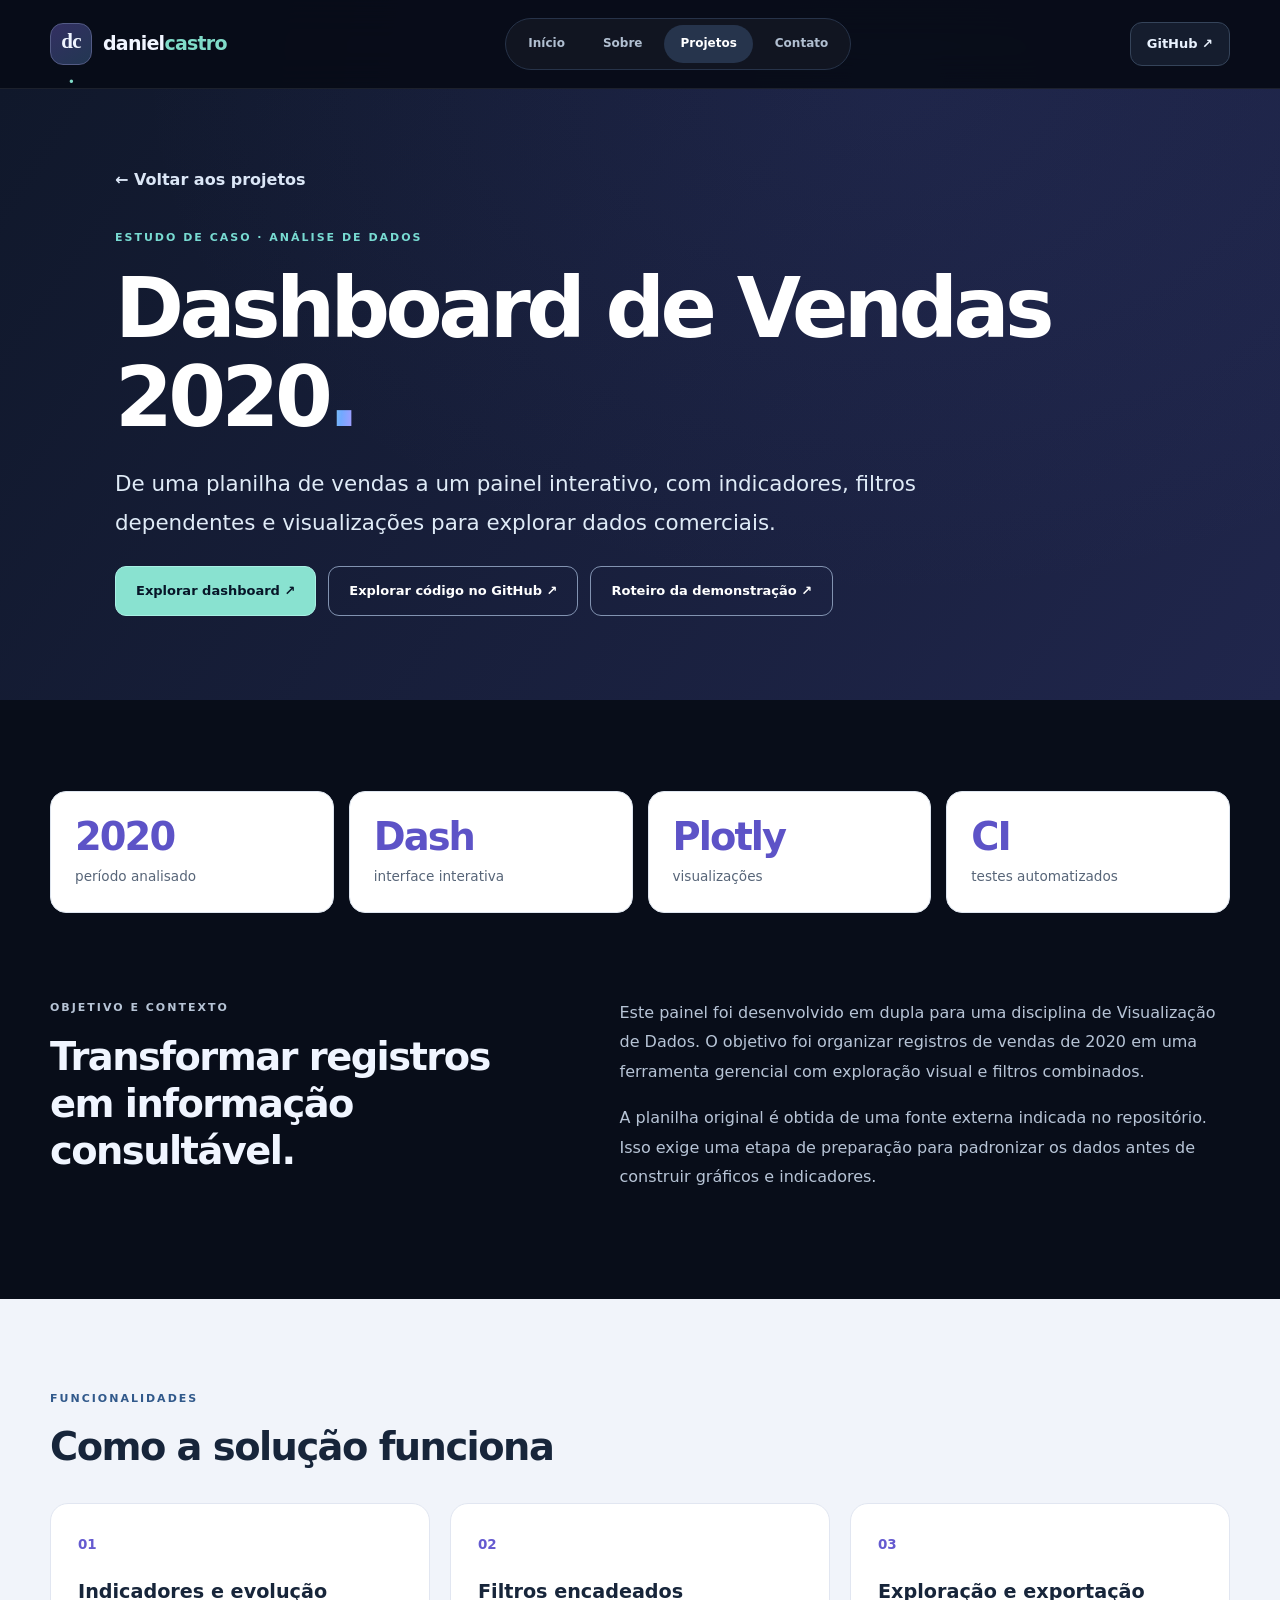
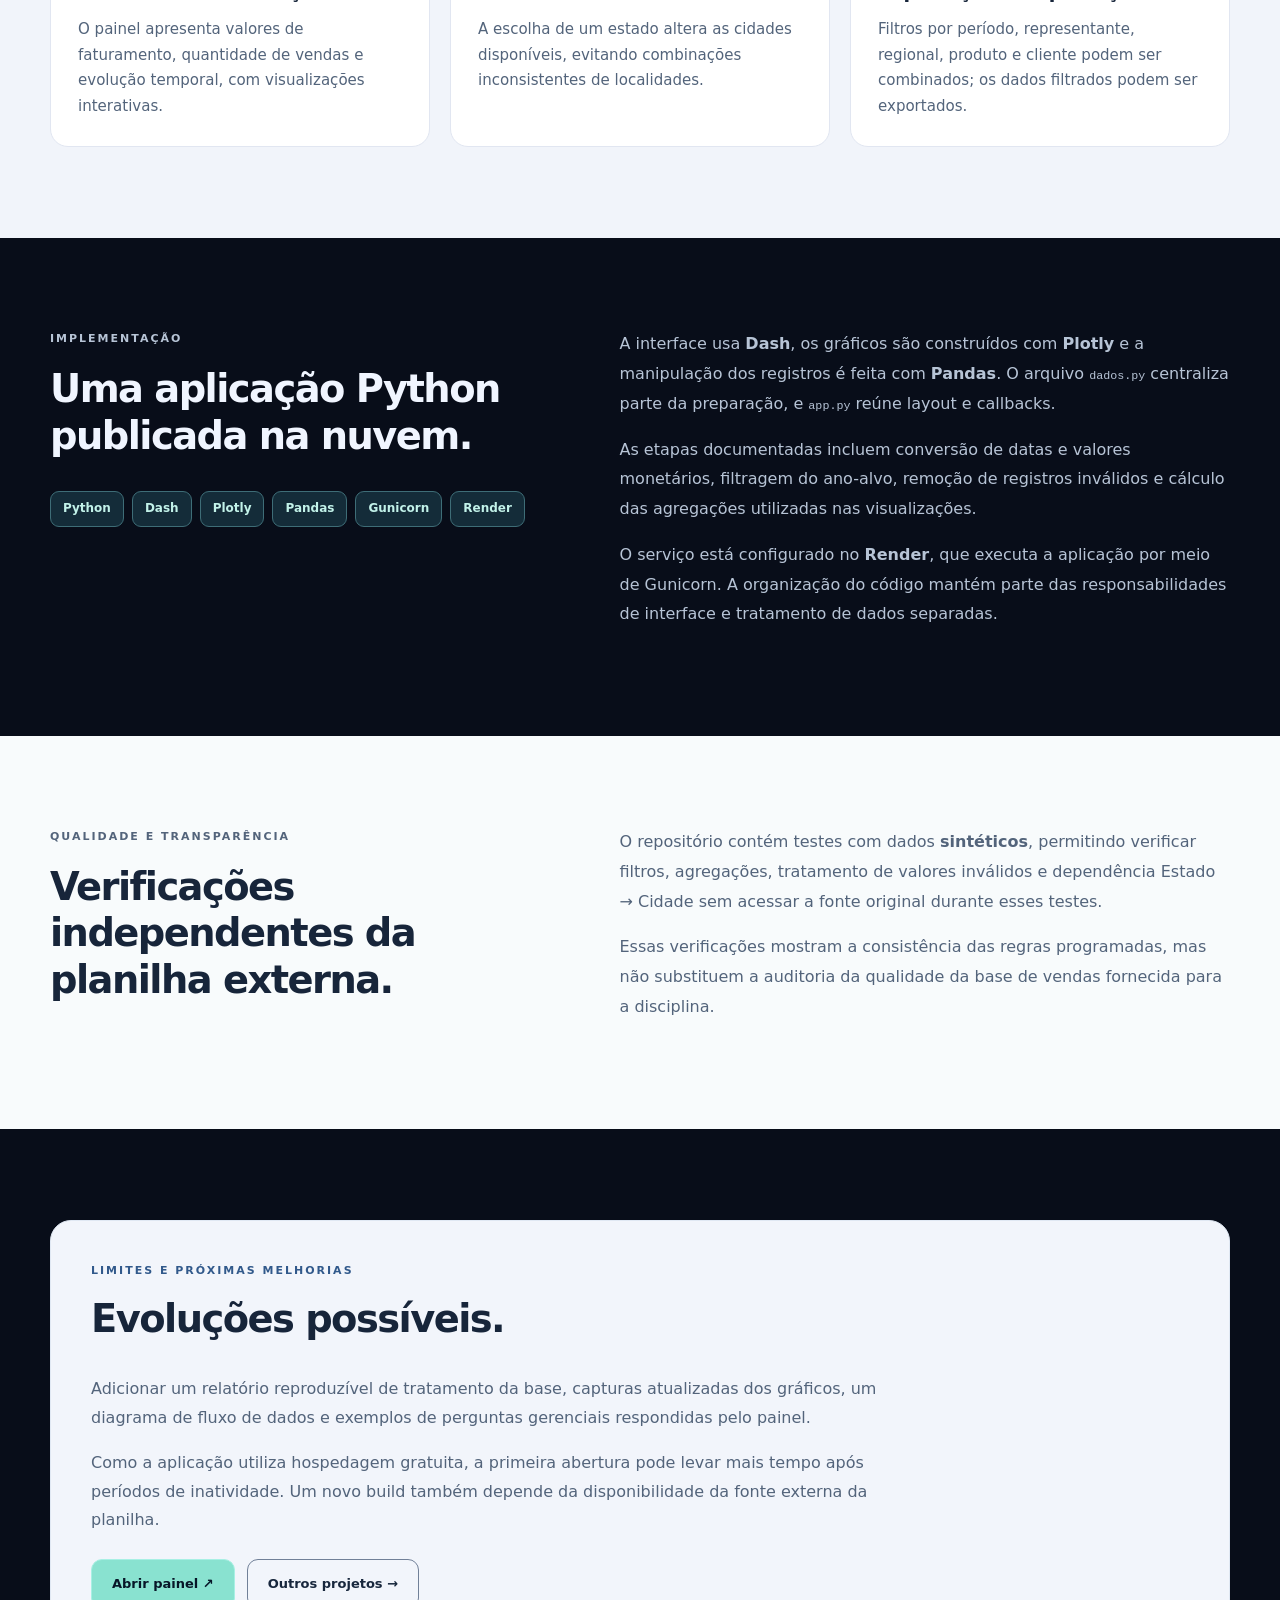
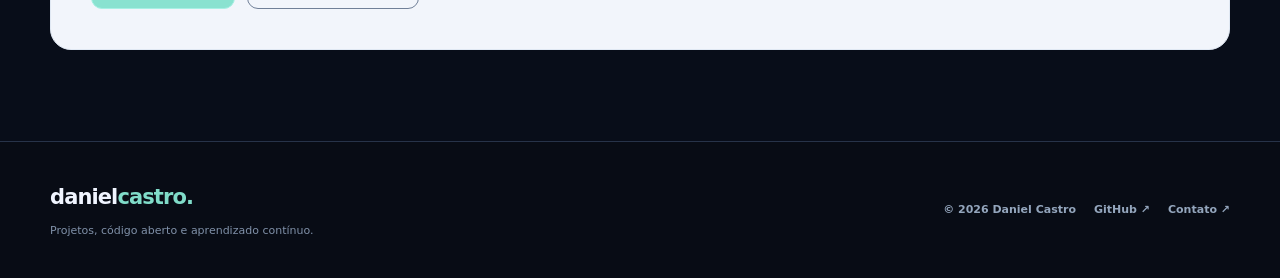
<file: estudo-dashboard.html>
<!doctype html>
<html lang="pt-BR">
<head>
<meta charset="UTF-8">
<meta name="viewport" content="width=device-width, initial-scale=1">
<meta name="theme-color" content="#0b1020">
<meta name="description" content="Estudo de caso de dashboard interativo feito com Python, Dash, Plotly e Pandas, com filtros combinados, tratamento da base e testes.">
<meta name="author" content="Daniel Castro">
<title>Dashboard de Vendas 2020 | Estudo de caso</title>
<link rel="canonical" href="https://daniel-castro-portfolio.pages.dev/estudo-dashboard.html">
  <meta property="og:type" content="website">
  <meta property="og:locale" content="pt_BR">
  <meta property="og:title" content="Dashboard de Vendas 2020 | Estudo de caso">
  <meta property="og:description" content="Estudo de caso de dashboard interativo feito com Python, Dash, Plotly e Pandas, com filtros combinados, tratamento da base e testes.">
  <meta property="og:url" content="https://daniel-castro-portfolio.pages.dev/estudo-dashboard.html">
  <meta name="twitter:card" content="summary">
<link rel="stylesheet" href="assets/css/style.css">
</head>
<body class="page-case">
<a class="skip-link" href="#conteudo">Pular para o conteúdo</a>
<header class="site-header"><div class="container header-inner">
<a class="brand" href="index.html" aria-label="Daniel Castro — página inicial"><span class="brand-icon">dc<span>.</span></span><span class="brand-text">daniel<span>castro</span></span></a>
<nav class="site-nav" aria-label="Menu principal"><a href="index.html">Início</a><a href="sobre.html">Sobre</a><a href="projetos.html" class="active" aria-current="page">Projetos</a><a href="contato.html">Contato</a></nav>
<a class="header-github" href="https://github.com/Dhaniels1" target="_blank" rel="noopener noreferrer">GitHub ↗</a>
</div></header>
<main id="conteudo">
<section class="case-hero"><div class="container case-hero-inner">
<a class="case-back" href="projetos.html">← Voltar aos projetos</a>
<p class="eyebrow">ESTUDO DE CASO · ANÁLISE DE DADOS</p>
<h1>Dashboard de Vendas 2020<span class="gradient-text">.</span></h1>
<p class="case-hero-lead">De uma planilha de vendas a um painel interativo, com indicadores, filtros dependentes e visualizações para explorar dados comerciais.</p>
<div class="case-cta"><a class="btn btn-primary" href="https://dashboard-vendas-2020.onrender.com" target="_blank" rel="noopener noreferrer">Explorar dashboard ↗</a><a class="btn btn-ghost" href="https://github.com/Dhaniels1/dashboard-vendas-2020" target="_blank" rel="noopener noreferrer">Explorar código no GitHub ↗</a><a class="btn btn-ghost" href="https://github.com/Dhaniels1/dashboard-vendas-2020/blob/main/docs/GUIA_DEMONSTRACAO.md" target="_blank" rel="noopener noreferrer">Roteiro da demonstração ↗</a></div>
</div></section>
<section class="section"><div class="container">
<div class="case-stats"><div><strong>2020</strong><span>período analisado</span></div><div><strong>Dash</strong><span>interface interativa</span></div><div><strong>Plotly</strong><span>visualizações</span></div><div><strong>CI</strong><span>testes automatizados</span></div></div>
<div class="case-intro-grid"><div><p class="eyebrow">OBJETIVO E CONTEXTO</p><h2>Transformar registros em informação consultável.</h2></div><div><p>Este painel foi desenvolvido em dupla para uma disciplina de Visualização de Dados. O objetivo foi organizar registros de vendas de 2020 em uma ferramenta gerencial com exploração visual e filtros combinados.</p><p>A planilha original é obtida de uma fonte externa indicada no repositório. Isso exige uma etapa de preparação para padronizar os dados antes de construir gráficos e indicadores.</p></div></div>
</div></section>
<section class="section case-process-section"><div class="container">
<p class="eyebrow">FUNCIONALIDADES</p><h2>Como a solução funciona</h2>
<div class="case-process-grid"><article class="case-step"><span>01</span><h3>Indicadores e evolução</h3><p>O painel apresenta valores de faturamento, quantidade de vendas e evolução temporal, com visualizações interativas.</p></article><article class="case-step"><span>02</span><h3>Filtros encadeados</h3><p>A escolha de um estado altera as cidades disponíveis, evitando combinações inconsistentes de localidades.</p></article><article class="case-step"><span>03</span><h3>Exploração e exportação</h3><p>Filtros por período, representante, regional, produto e cliente podem ser combinados; os dados filtrados podem ser exportados.</p></article></div>
</div></section>
<section class="section"><div class="container case-intro-grid">
<div><p class="eyebrow">IMPLEMENTAÇÃO</p><h2>Uma aplicação Python publicada na nuvem.</h2><div class="case-tech-list" aria-label="Tecnologias"><span class="tag">Python</span><span class="tag">Dash</span><span class="tag">Plotly</span><span class="tag">Pandas</span><span class="tag">Gunicorn</span><span class="tag">Render</span></div></div>
<div><p>A interface usa <strong>Dash</strong>, os gráficos são construídos com <strong>Plotly</strong> e a manipulação dos registros é feita com <strong>Pandas</strong>. O arquivo <code>dados.py</code> centraliza parte da preparação, e <code>app.py</code> reúne layout e callbacks.</p><p>As etapas documentadas incluem conversão de datas e valores monetários, filtragem do ano-alvo, remoção de registros inválidos e cálculo das agregações utilizadas nas visualizações.</p><p>O serviço está configurado no <strong>Render</strong>, que executa a aplicação por meio de Gunicorn. A organização do código mantém parte das responsabilidades de interface e tratamento de dados separadas.</p></div>
</div></section>
<section class="section case-ethics-section"><div class="container case-intro-grid">
<div><p class="eyebrow">QUALIDADE E TRANSPARÊNCIA</p><h2>Verificações independentes da planilha externa.</h2></div>
<div><p>O repositório contém testes com dados <strong>sintéticos</strong>, permitindo verificar filtros, agregações, tratamento de valores inválidos e dependência Estado → Cidade sem acessar a fonte original durante esses testes.</p><p>Essas verificações mostram a consistência das regras programadas, mas não substituem a auditoria da qualidade da base de vendas fornecida para a disciplina.</p></div>
</div></section>
<section class="section"><div class="container">
<div class="case-next"><p class="eyebrow">LIMITES E PRÓXIMAS MELHORIAS</p><h2>Evoluções possíveis.</h2>
<p>Adicionar um relatório reproduzível de tratamento da base, capturas atualizadas dos gráficos, um diagrama de fluxo de dados e exemplos de perguntas gerenciais respondidas pelo painel.</p><p>Como a aplicação utiliza hospedagem gratuita, a primeira abertura pode levar mais tempo após períodos de inatividade. Um novo build também depende da disponibilidade da fonte externa da planilha.</p>
<div class="case-cta"><a class="btn btn-primary" href="https://dashboard-vendas-2020.onrender.com" target="_blank" rel="noopener noreferrer">Abrir painel ↗</a><a class="btn btn-outline" href="projetos.html">Outros projetos →</a></div>
</div></div></section>
</main>
<footer class="site-footer"><div class="container footer-inner"><div><a class="footer-brand" href="index.html">daniel<span>castro.</span></a><p>Projetos, código aberto e aprendizado contínuo.</p></div><div class="footer-right"><span>© 2026 Daniel Castro</span><a href="https://github.com/Dhaniels1" target="_blank" rel="noopener noreferrer">GitHub ↗</a><a href="contato.html">Contato ↗</a></div></div></footer>
</body></html>
</file>
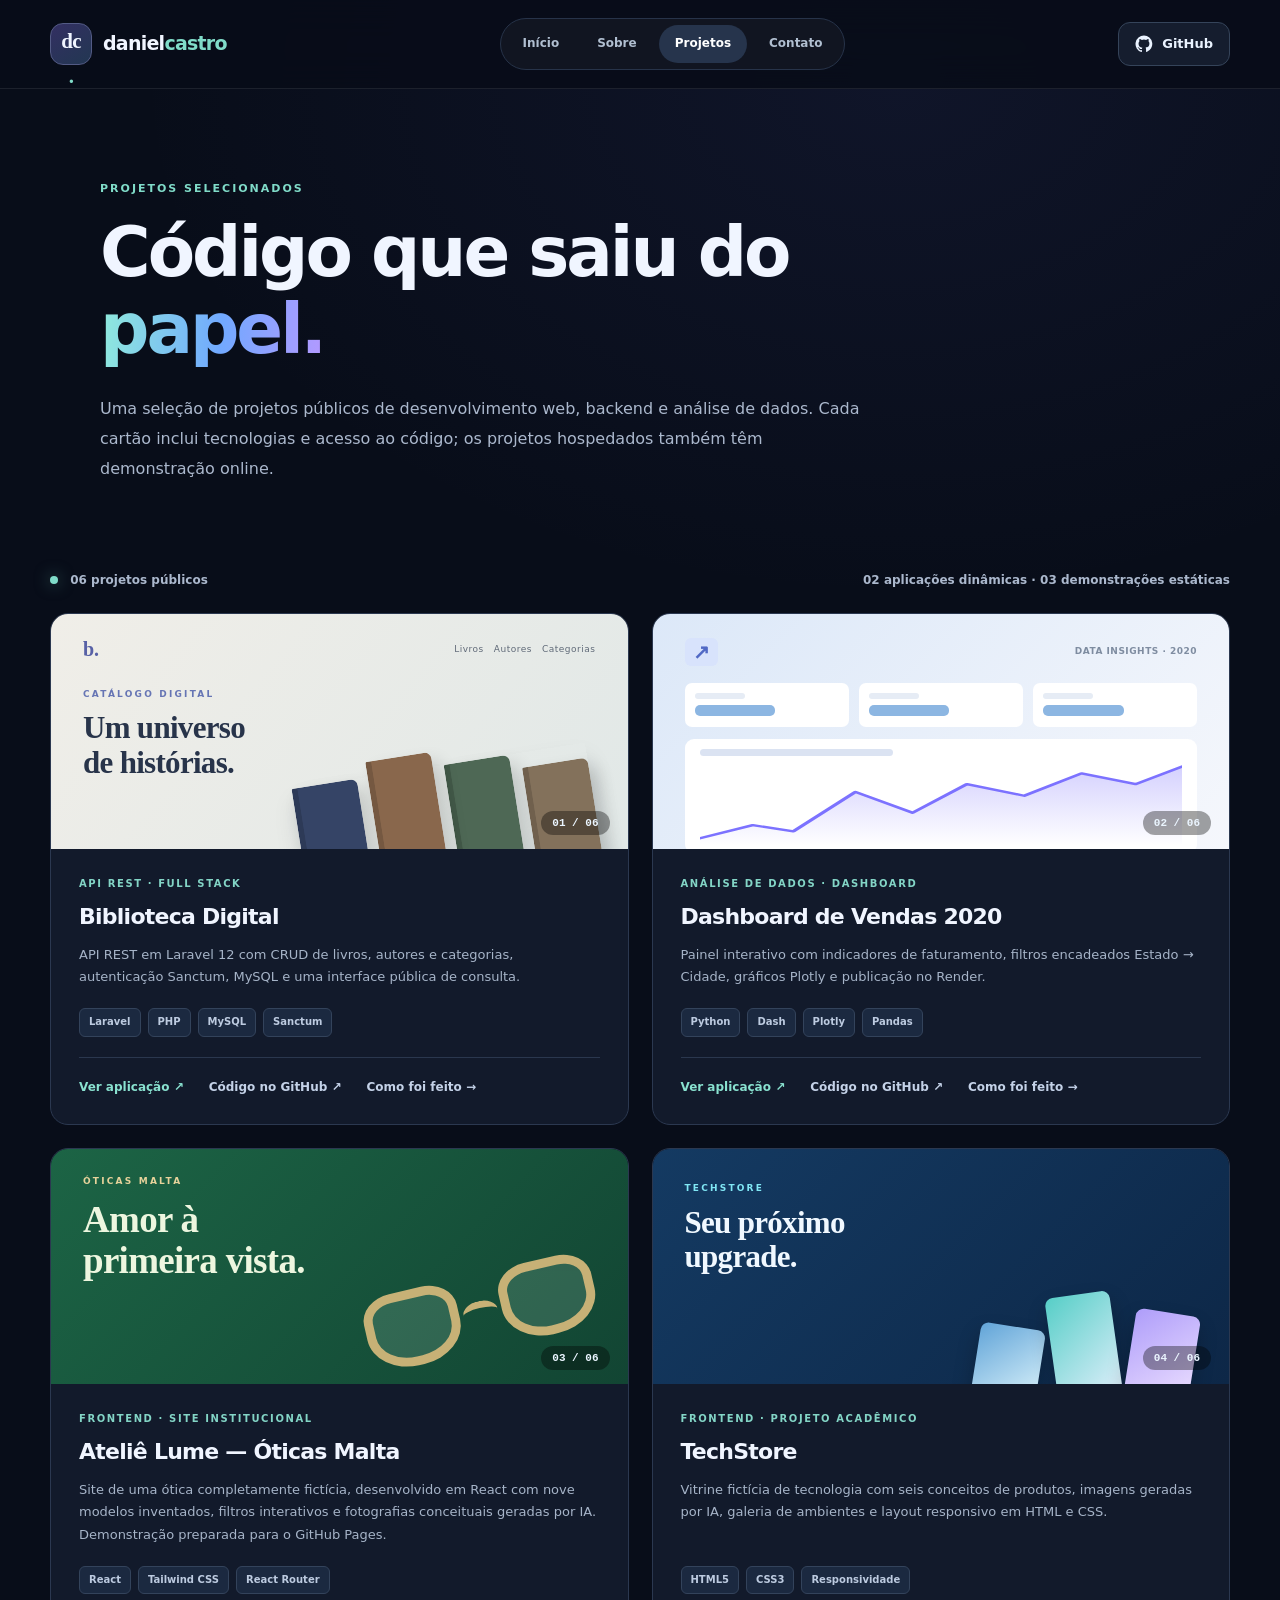
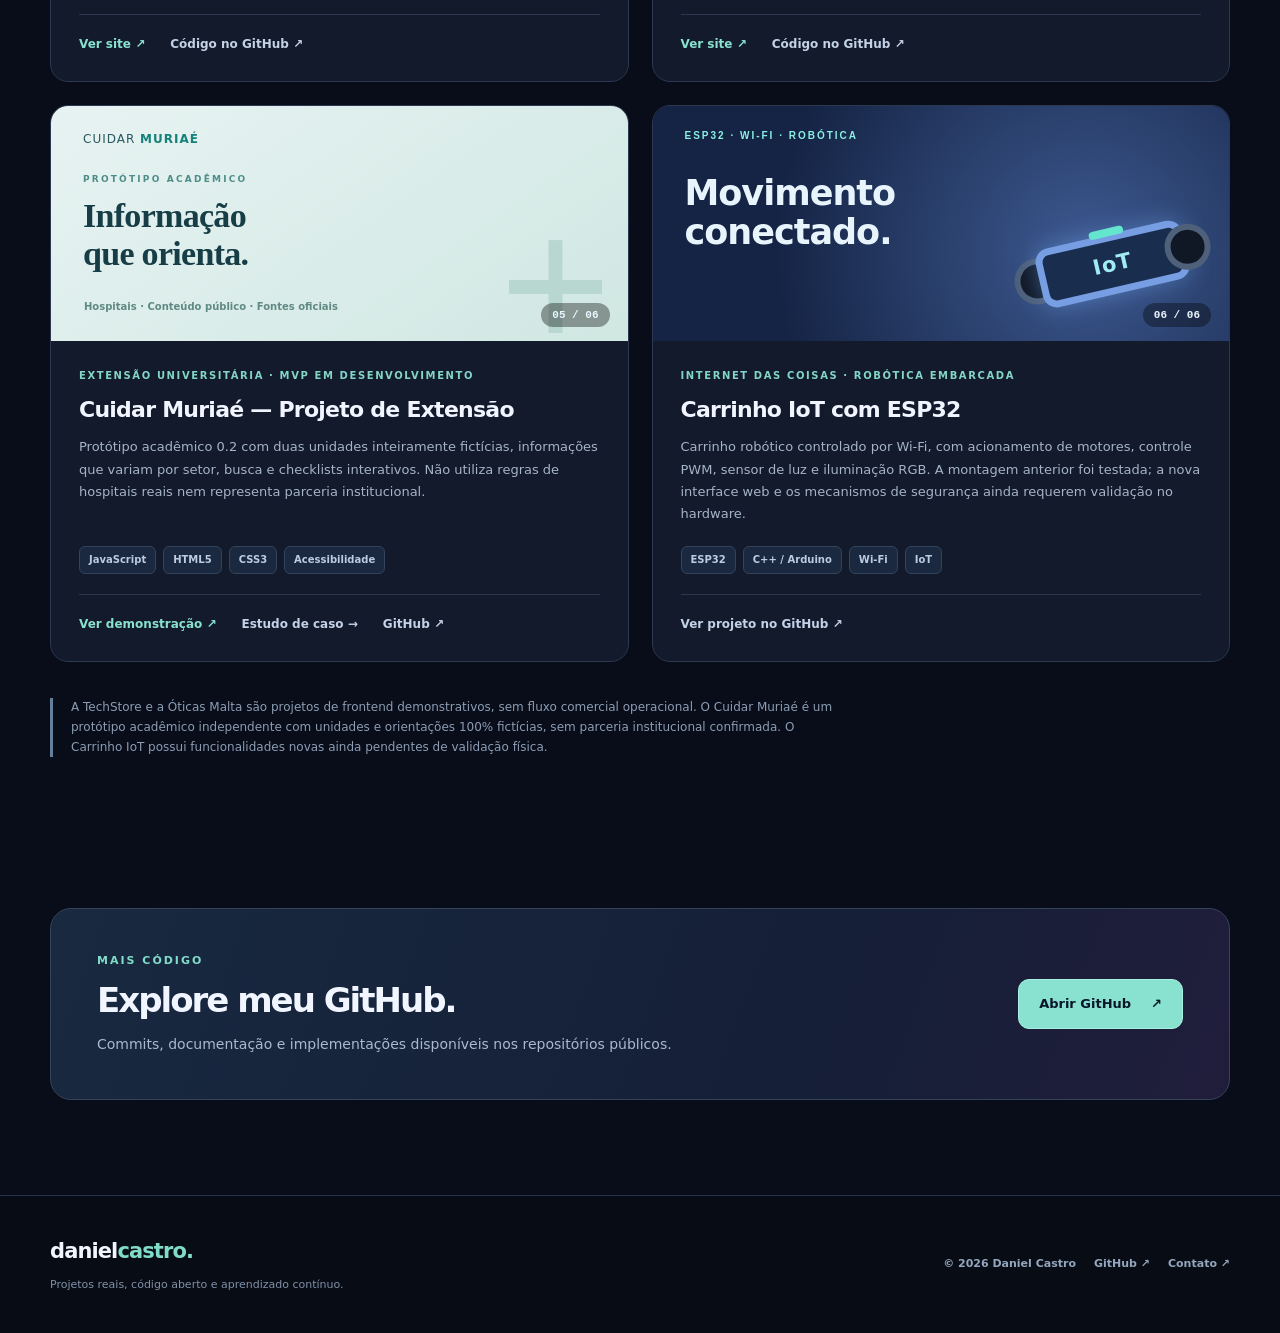
<file: projetos.html>
<!doctype html>
<html lang="pt-BR">
<head>
  <meta charset="UTF-8">
  <meta name="viewport" content="width=device-width, initial-scale=1">
  <meta name="theme-color" content="#0b1020">
  <meta name="description" content="Explore projetos reais de Daniel Castro: Biblioteca Digital, Dashboard de Vendas, Cuidar Muriaé, Carrinho IoT, Óticas Malta e TechStore.">
  <meta name="author" content="Daniel Castro">
  <title>Projetos | Daniel Castro</title>
  <link rel="canonical" href="https://daniel-castro-portfolio.pages.dev/projetos.html">
  <meta property="og:type" content="website">
  <meta property="og:locale" content="pt_BR">
  <meta property="og:title" content="Projetos | Daniel Castro">
  <meta property="og:description" content="Explore projetos reais de Daniel Castro: Biblioteca Digital, Dashboard de Vendas, Cuidar Muriaé, Carrinho IoT, Óticas Malta e TechStore.">
  <meta property="og:url" content="https://daniel-castro-portfolio.pages.dev/projetos.html">
  <meta name="twitter:card" content="summary">
  <link rel="stylesheet" href="assets/css/style.css">
</head>
<body class="page-projetos">
  <a class="skip-link" href="#conteudo">Pular para o conteúdo</a>
  <header class="site-header">
    <div class="container header-inner">
      <a class="brand" href="index.html" aria-label="Daniel Castro — Página inicial"><span class="brand-icon">dc<span>.</span></span><span class="brand-text">daniel<span>castro</span></span></a>
      <nav class="site-nav" aria-label="Menu principal">
        <a href="index.html">Início</a>
        <a href="sobre.html">Sobre</a>
        <a href="projetos.html" aria-current="page" class="active">Projetos</a>
        <a href="contato.html">Contato</a>
      </nav>
      <a class="header-github" href="https://github.com/Dhaniels1" target="_blank" rel="noopener noreferrer" aria-label="Ver perfil no GitHub"><svg aria-hidden="true" viewBox="0 0 24 24" width="18" height="18" fill="currentColor"><path d="M12 .7a11.3 11.3 0 0 0-3.58 22.03c.57.11.78-.24.78-.55v-2.11c-3.17.69-3.84-1.34-3.84-1.34-.52-1.3-1.27-1.64-1.27-1.64-1.03-.71.08-.7.08-.7 1.14.08 1.74 1.17 1.74 1.17 1.01 1.73 2.66 1.23 3.31.94.1-.73.4-1.23.73-1.51-2.53-.29-5.2-1.27-5.2-5.58 0-1.23.44-2.23 1.17-3.02-.12-.29-.51-1.44.11-3 0 0 .95-.3 3.11 1.16a10.8 10.8 0 0 1 5.66 0c2.16-1.46 3.1-1.16 3.1-1.16.62 1.56.24 2.71.12 3a4.34 4.34 0 0 1 1.17 3.02c0 4.32-2.68 5.28-5.22 5.57.4.35.77 1.01.77 2.04v3.08c0 .31.21.67.79.55A11.3 11.3 0 0 0 12 .7Z"/></svg><span>GitHub</span></a>
    </div>
  </header>
  <main id="conteudo">
    <section class="section page-intro page-intro-projects"><div class="container narrow"><p class="eyebrow">PROJETOS SELECIONADOS</p><h1>Código que saiu do <span class="gradient-text">papel.</span></h1><p class="intro-copy">Uma seleção de projetos públicos de desenvolvimento web, backend e análise de dados. Cada cartão inclui tecnologias e acesso ao código; os projetos hospedados também têm demonstração online.</p></div></section>
<section class="section projects-page-section"><div class="container"><div class="projects-intro"><span><span class="pulse"></span> 06 projetos públicos</span><span>02 aplicações dinâmicas · 03 demonstrações estáticas</span></div><div class="projects-grid"><article class="project-card">
  <div class="project-cover"><div class="preview-frame preview-library" aria-hidden="true"><div class="preview-topline"><span class="mini-logo">b.</span><span class="mini-nav">Livros&nbsp;&nbsp; Autores&nbsp;&nbsp; Categorias</span></div><div class="preview-eyebrow">CATÁLOGO DIGITAL</div><div class="preview-headline">Um universo<br>de histórias.</div><div class="books-mini"><span class="book-mini bm1"></span><span class="book-mini bm2"></span><span class="book-mini bm3"></span><span class="book-mini bm4"></span></div></div><span class="project-number">01 / 06</span></div>
  <div class="project-body">
    <p class="project-type">API REST · Full stack</p>
    <h3>Biblioteca Digital</h3>
    <p class="project-description">API REST em Laravel 12 com CRUD de livros, autores e categorias, autenticação Sanctum, MySQL e uma interface pública de consulta.</p>
    <div class="tags" aria-label="Tecnologias utilizadas"><span class="tag">Laravel</span><span class="tag">PHP</span><span class="tag">MySQL</span><span class="tag">Sanctum</span></div>
    <div class="project-actions"><a class="link-primary" href="https://biblioteca-api-dhaniels1.onrender.com" target="_blank" rel="noopener noreferrer" aria-label="Abrir demonstração online de Biblioteca Digital">Ver aplicação <span aria-hidden="true">↗</span></a><a class="link-secondary" href="https://github.com/Dhaniels1/biblioteca-api" target="_blank" rel="noopener noreferrer" aria-label="Ver código de Biblioteca Digital no GitHub">Código no GitHub <span aria-hidden="true">↗</span></a><a class="link-secondary" href="estudo-biblioteca.html">Como foi feito →</a></div>
  </div>
</article>
<article class="project-card">
  <div class="project-cover"><div class="preview-frame preview-dashboard" aria-hidden="true"><div class="preview-topline"><span class="mini-logo">↗</span><span class="mini-nav">DATA INSIGHTS · 2020</span></div><div class="dash-kpis"><span><i></i><b></b></span><span><i></i><b></b></span><span><i></i><b></b></span></div><div class="chart-panel"><span class="chart-title"></span><svg class="chart-line" viewBox="0 0 320 110" preserveAspectRatio="none"><defs><linearGradient id="chartfill" x1="0" x2="0" y1="0" y2="1"><stop offset="0%" stop-color="#7165fb" stop-opacity=".3"/><stop offset="100%" stop-color="#7165fb" stop-opacity="0"/></linearGradient></defs><path d="M0 100 L35 83 L62 91 L103 40 L141 67 L177 30 L215 45 L253 16 L289 30 L320 7 L320 110 L0 110Z" fill="url(#chartfill)"/><polyline points="0,100 35,83 62,91 103,40 141,67 177,30 215,45 253,16 289,30 320,7" fill="none" stroke="#7c72ff" stroke-width="3" stroke-linejoin="round" stroke-linecap="round"/></svg></div></div><span class="project-number">02 / 06</span></div>
  <div class="project-body">
    <p class="project-type">Análise de dados · Dashboard</p>
    <h3>Dashboard de Vendas 2020</h3>
    <p class="project-description">Painel interativo com indicadores de faturamento, filtros encadeados Estado → Cidade, gráficos Plotly e publicação no Render.</p>
    <div class="tags" aria-label="Tecnologias utilizadas"><span class="tag">Python</span><span class="tag">Dash</span><span class="tag">Plotly</span><span class="tag">Pandas</span></div>
    <div class="project-actions"><a class="link-primary" href="https://dashboard-vendas-2020.onrender.com" target="_blank" rel="noopener noreferrer" aria-label="Abrir demonstração online de Dashboard de Vendas 2020">Ver aplicação <span aria-hidden="true">↗</span></a><a class="link-secondary" href="https://github.com/Dhaniels1/dashboard-vendas-2020" target="_blank" rel="noopener noreferrer" aria-label="Ver código de Dashboard de Vendas 2020 no GitHub">Código no GitHub <span aria-hidden="true">↗</span></a><a class="link-secondary" href="estudo-dashboard.html">Como foi feito →</a></div>
  </div>
</article>
<article class="project-card">
  <div class="project-cover"><div class="preview-frame preview-optics" aria-hidden="true"><div class="preview-eyebrow">ÓTICAS MALTA</div><div class="preview-headline">Amor à<br>primeira vista.</div><div class="optics-shape"><span class="lens"></span><span class="bridge"></span><span class="lens"></span></div></div><span class="project-number">03 / 06</span></div>
  <div class="project-body">
    <p class="project-type">Frontend · Site institucional</p>
    <h3>Ateliê Lume — Óticas Malta</h3>
    <p class="project-description">Site de uma ótica completamente fictícia, desenvolvido em React com nove modelos inventados, filtros interativos e fotografias conceituais geradas por IA. Demonstração preparada para o GitHub Pages.</p>
    <div class="tags" aria-label="Tecnologias utilizadas"><span class="tag">React</span><span class="tag">Tailwind CSS</span><span class="tag">React Router</span></div>
    <div class="project-actions"><a class="link-primary" href="https://dhaniels1.github.io/oticas-malta/" target="_blank" rel="noopener noreferrer" aria-label="Abrir Ateliê Lume, ótica fictícia, no GitHub Pages">Ver site ↗</a><a class="link-secondary" href="https://github.com/Dhaniels1/oticas-malta" target="_blank" rel="noopener noreferrer" aria-label="Ver código de Óticas Malta no GitHub">Código no GitHub <span aria-hidden="true">↗</span></a></div>
  </div>
</article>
<article class="project-card">
  <div class="project-cover"><div class="preview-frame preview-store" aria-hidden="true"><div class="preview-eyebrow">TECHSTORE</div><div class="preview-headline">Seu próximo<br>upgrade.</div><div class="store-products"><span></span><span></span><span></span></div></div><span class="project-number">04 / 06</span></div>
  <div class="project-body">
    <p class="project-type">Frontend · Projeto acadêmico</p>
    <h3>TechStore</h3>
    <p class="project-description">Vitrine fictícia de tecnologia com seis conceitos de produtos, imagens geradas por IA, galeria de ambientes e layout responsivo em HTML e CSS.</p>
    <div class="tags" aria-label="Tecnologias utilizadas"><span class="tag">HTML5</span><span class="tag">CSS3</span><span class="tag">Responsividade</span></div>
    <div class="project-actions"><a class="link-primary" href="https://dhaniels1.github.io/TechStore/" target="_blank" rel="noopener noreferrer" aria-label="Abrir site demonstrativo TechStore">Ver site ↗</a><a class="link-secondary" href="https://github.com/Dhaniels1/TechStore" target="_blank" rel="noopener noreferrer" aria-label="Ver código de TechStore no GitHub">Código no GitHub <span aria-hidden="true">↗</span></a></div>
  </div>
</article>
<article class="project-card">
  <div class="project-cover"><div class="preview-frame preview-extension" aria-hidden="true"><div class="extension-kicker">CUIDAR <strong>MURIAÉ</strong></div><div class="preview-eyebrow">PROTÓTIPO ACADÊMICO</div><div class="preview-headline">Informação<br>que orienta.</div><div class="extension-cross">+</div><div class="extension-bottom">Hospitais · Conteúdo público · Fontes oficiais</div></div><span class="project-number">05 / 06</span></div>
  <div class="project-body">
    <p class="project-type">Extensão universitária · MVP em desenvolvimento</p>
    <h3>Cuidar Muriaé — Projeto de Extensão</h3>
    <p class="project-description">Protótipo acadêmico 0.2 com duas unidades inteiramente fictícias, informações que variam por setor, busca e checklists interativos. Não utiliza regras de hospitais reais nem representa parceria institucional.</p>
    <div class="tags" aria-label="Tecnologias utilizadas"><span class="tag">JavaScript</span><span class="tag">HTML5</span><span class="tag">CSS3</span><span class="tag">Acessibilidade</span></div>
    <div class="project-actions"><a class="link-primary" href="https://cuidar-muriae-demo.pages.dev/" target="_blank" rel="noopener noreferrer" aria-label="Explorar versão demonstrativa fictícia do Cuidar Muriaé">Ver demonstração ↗</a><a class="link-secondary" href="estudo-cuidar.html">Estudo de caso →</a><a class="link-secondary" href="https://github.com/Dhaniels1/Projeto-Extensao" target="_blank" rel="noopener noreferrer" aria-label="Ver código do Cuidar Muriaé no GitHub">GitHub ↗</a></div>
  </div>
</article>
<article class="project-card">
  <div class="project-cover"><div class="preview-frame preview-iot" aria-hidden="true"><div class="iot-kicker">ESP32 · WI-FI · ROBÓTICA</div><div class="iot-vehicle"><span class="iot-wheel wheel-left"></span><span class="iot-frame"><b>IoT</b><i></i></span><span class="iot-wheel wheel-right"></span></div><div class="preview-headline">Movimento<br>conectado.</div></div><span class="project-number">06 / 06</span></div>
  <div class="project-body">
    <p class="project-type">Internet das Coisas · Robótica embarcada</p>
    <h3>Carrinho IoT com ESP32</h3>
    <p class="project-description">Carrinho robótico controlado por Wi-Fi, com acionamento de motores, controle PWM, sensor de luz e iluminação RGB. A montagem anterior foi testada; a nova interface web e os mecanismos de segurança ainda requerem validação no hardware.</p>
    <div class="tags" aria-label="Tecnologias utilizadas"><span class="tag">ESP32</span><span class="tag">C++ / Arduino</span><span class="tag">Wi-Fi</span><span class="tag">IoT</span></div>
    <div class="project-actions"><a class="link-secondary" href="https://github.com/Dhaniels1/carrinho-iot-esp32" target="_blank" rel="noopener noreferrer" aria-label="Ver código do Carrinho IoT no GitHub">Ver projeto no GitHub <span aria-hidden="true">↗</span></a></div>
  </div>
</article></div><p class="projects-note">A TechStore e a Óticas Malta são projetos de frontend demonstrativos, sem fluxo comercial operacional. O Cuidar Muriaé é um protótipo acadêmico independente com unidades e orientações 100% fictícias, sem parceria institucional confirmada. O Carrinho IoT possui funcionalidades novas ainda pendentes de validação física.</p></div></section>
<section class="section cta-section"><div class="container cta-inner"><div><p class="eyebrow">MAIS CÓDIGO</p><h2>Explore meu GitHub.</h2><p>Commits, documentação e implementações disponíveis nos repositórios públicos.</p></div><a class="btn btn-primary" href="https://github.com/Dhaniels1" target="_blank" rel="noopener noreferrer">Abrir GitHub <span aria-hidden="true">↗</span></a></div></section>
  </main>
  <footer class="site-footer">
    <div class="container footer-inner"><div><a class="footer-brand" href="index.html">daniel<span>castro.</span></a><p>Projetos reais, código aberto e aprendizado contínuo.</p></div><div class="footer-right"><span>© 2026 Daniel Castro</span><a href="https://github.com/Dhaniels1" target="_blank" rel="noopener noreferrer">GitHub ↗</a><a href="contato.html">Contato ↗</a></div></div>
  </footer>
  
</body>
</html>
</file>
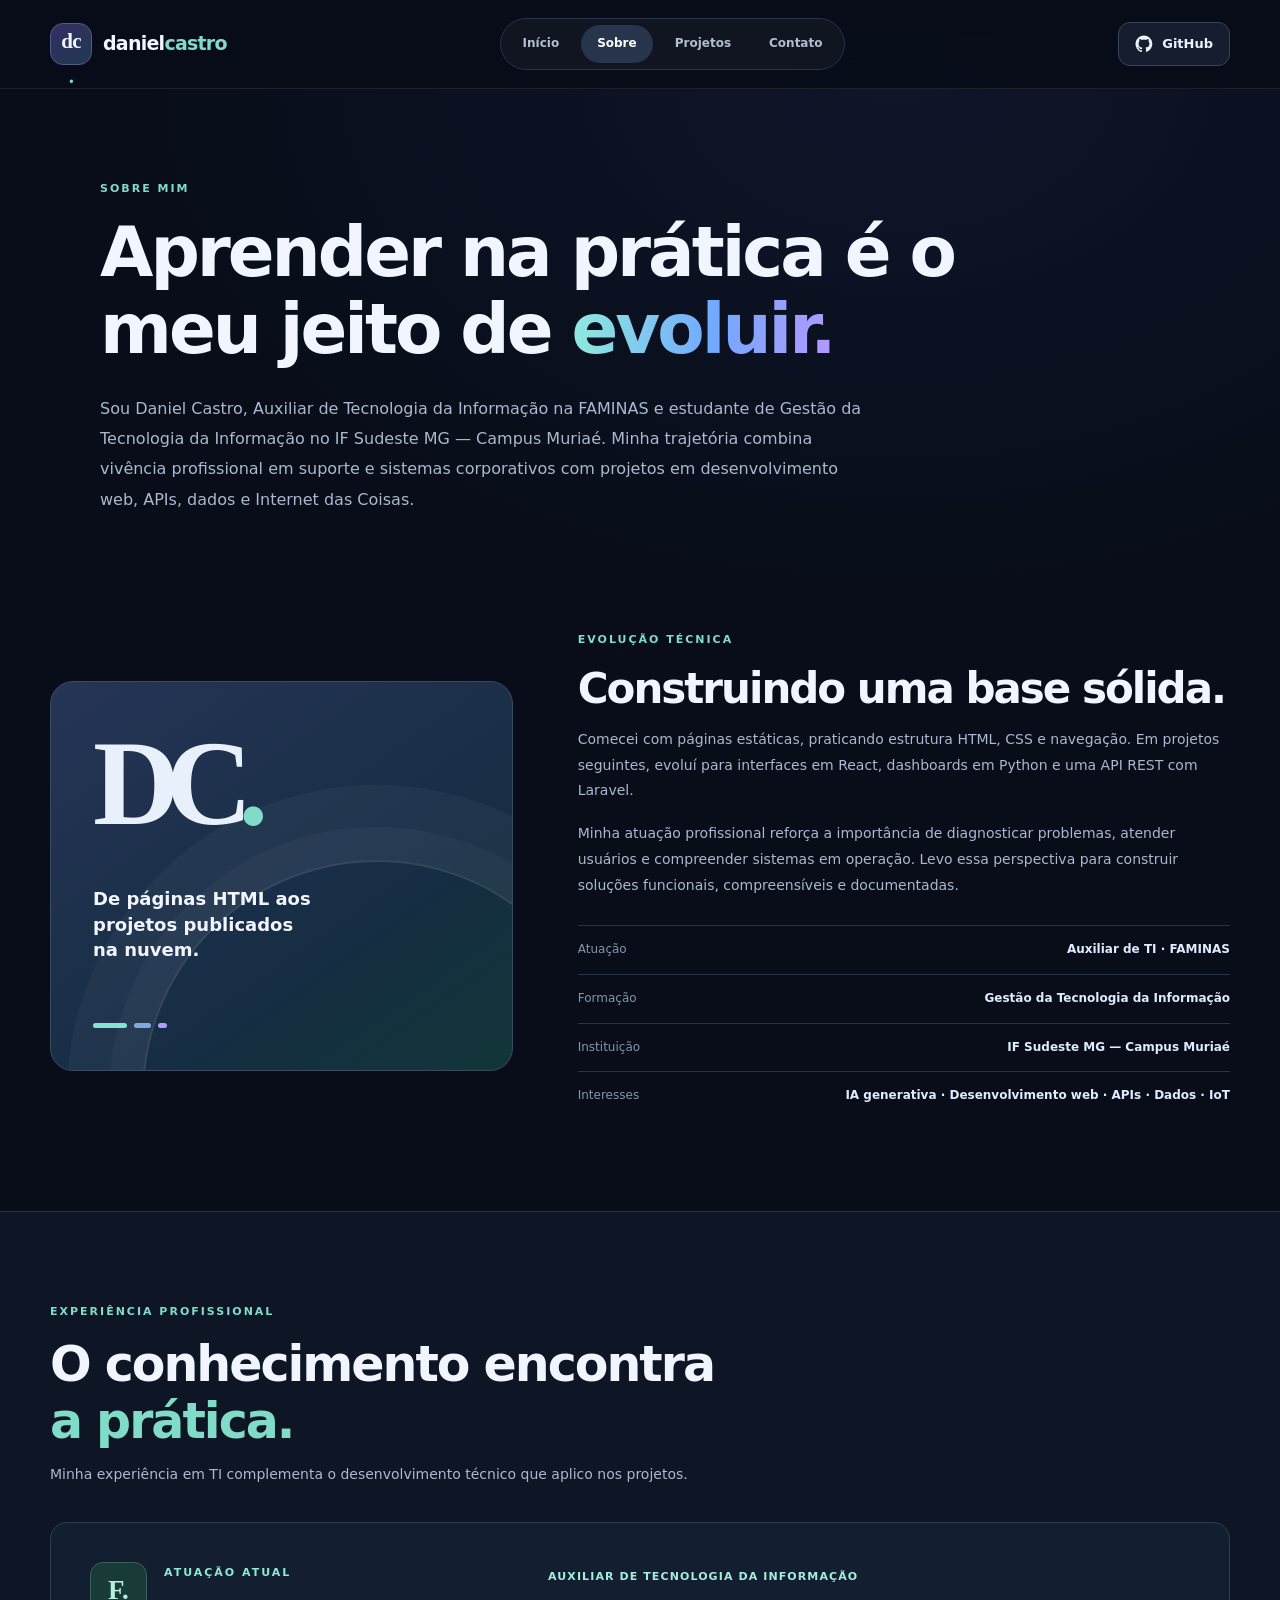
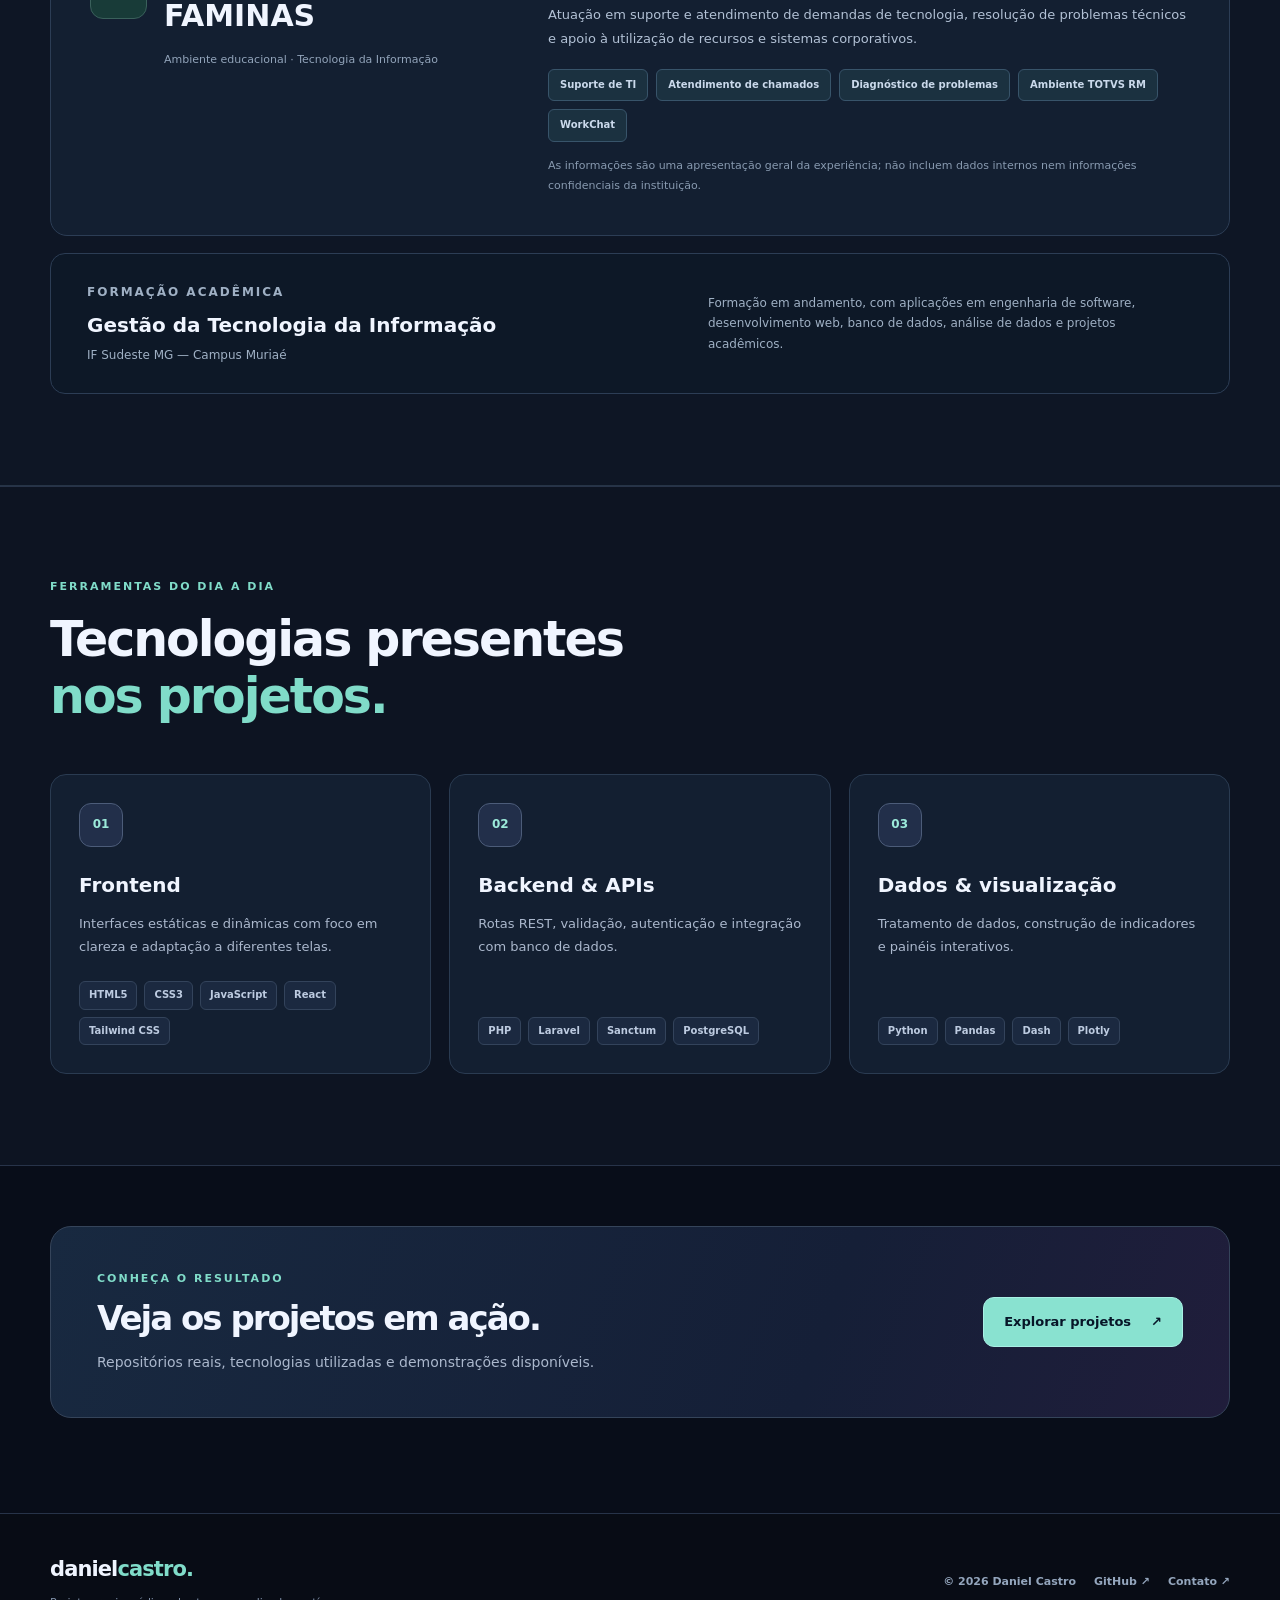
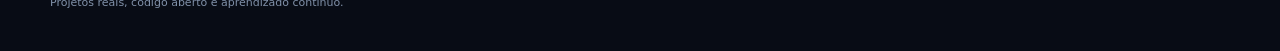
<file: sobre.html>
<!doctype html>
<html lang="pt-BR">
<head>
  <meta charset="UTF-8">
  <meta name="viewport" content="width=device-width, initial-scale=1">
  <meta name="theme-color" content="#0b1020">
  <meta name="description" content="Conheça a trajetória, a formação e as tecnologias usadas nos projetos de Daniel Castro.">
  <meta name="author" content="Daniel Castro">
  <title>Sobre mim | Daniel Castro</title>
  <link rel="canonical" href="https://daniel-castro-portfolio.pages.dev/sobre.html">
  <meta property="og:type" content="website">
  <meta property="og:locale" content="pt_BR">
  <meta property="og:title" content="Sobre mim | Daniel Castro">
  <meta property="og:description" content="Conheça a trajetória, a formação e as tecnologias usadas nos projetos de Daniel Castro.">
  <meta property="og:url" content="https://daniel-castro-portfolio.pages.dev/sobre.html">
  <meta name="twitter:card" content="summary">
  <link rel="stylesheet" href="assets/css/style.css">
</head>
<body class="page-sobre">
  <a class="skip-link" href="#conteudo">Pular para o conteúdo</a>
  <header class="site-header">
    <div class="container header-inner">
      <a class="brand" href="index.html" aria-label="Daniel Castro — Página inicial"><span class="brand-icon">dc<span>.</span></span><span class="brand-text">daniel<span>castro</span></span></a>
      <nav class="site-nav" aria-label="Menu principal">
        <a href="index.html">Início</a>
        <a href="sobre.html" aria-current="page" class="active">Sobre</a>
        <a href="projetos.html">Projetos</a>
        <a href="contato.html">Contato</a>
      </nav>
      <a class="header-github" href="https://github.com/Dhaniels1" target="_blank" rel="noopener noreferrer" aria-label="Ver perfil no GitHub"><svg aria-hidden="true" viewBox="0 0 24 24" width="18" height="18" fill="currentColor"><path d="M12 .7a11.3 11.3 0 0 0-3.58 22.03c.57.11.78-.24.78-.55v-2.11c-3.17.69-3.84-1.34-3.84-1.34-.52-1.3-1.27-1.64-1.27-1.64-1.03-.71.08-.7.08-.7 1.14.08 1.74 1.17 1.74 1.17 1.01 1.73 2.66 1.23 3.31.94.1-.73.4-1.23.73-1.51-2.53-.29-5.2-1.27-5.2-5.58 0-1.23.44-2.23 1.17-3.02-.12-.29-.51-1.44.11-3 0 0 .95-.3 3.11 1.16a10.8 10.8 0 0 1 5.66 0c2.16-1.46 3.1-1.16 3.1-1.16.62 1.56.24 2.71.12 3a4.34 4.34 0 0 1 1.17 3.02c0 4.32-2.68 5.28-5.22 5.57.4.35.77 1.01.77 2.04v3.08c0 .31.21.67.79.55A11.3 11.3 0 0 0 12 .7Z"/></svg><span>GitHub</span></a>
    </div>
  </header>
  <main id="conteudo">
    <section class="section page-intro"><div class="container narrow"><p class="eyebrow">SOBRE MIM</p><h1>Aprender na prática é o meu jeito de <span class="gradient-text">evoluir.</span></h1><p class="intro-copy">Sou Daniel Castro, Auxiliar de Tecnologia da Informação na FAMINAS e estudante de Gestão da Tecnologia da Informação no IF Sudeste MG — Campus Muriaé. Minha trajetória combina vivência profissional em suporte e sistemas corporativos com projetos em desenvolvimento web, APIs, dados e Internet das Coisas.</p></div></section>
<section class="section about-section"><div class="container about-grid"><div class="about-highlight"><span class="about-monogram" aria-hidden="true">DC<span>.</span></span><p>De páginas HTML aos projetos publicados na nuvem.</p><div class="about-lines" aria-hidden="true"><span></span><span></span><span></span></div></div><div class="about-narrative"><p class="eyebrow">EVOLUÇÃO TÉCNICA</p><h2>Construindo uma base sólida.</h2><p>Comecei com páginas estáticas, praticando estrutura HTML, CSS e navegação. Em projetos seguintes, evoluí para interfaces em React, dashboards em Python e uma API REST com Laravel.</p><p>Minha atuação profissional reforça a importância de diagnosticar problemas, atender usuários e compreender sistemas em operação. Levo essa perspectiva para construir soluções funcionais, compreensíveis e documentadas.</p><div class="info-row"><span>Atuação</span><strong>Auxiliar de TI · FAMINAS</strong></div><div class="info-row"><span>Formação</span><strong>Gestão da Tecnologia da Informação</strong></div><div class="info-row"><span>Instituição</span><strong>IF Sudeste MG — Campus Muriaé</strong></div><div class="info-row"><span>Interesses</span><strong>IA generativa · Desenvolvimento web · APIs · Dados · IoT</strong></div></div></div></section>
<section class="section experience-section"><div class="container">
  <div class="section-title-row"><div><p class="eyebrow">EXPERIÊNCIA PROFISSIONAL</p><h2>O conhecimento encontra<br><em>a prática.</em></h2><p>Minha experiência em TI complementa o desenvolvimento técnico que aplico nos projetos.</p></div></div>
  <div class="experience-card">
    <div class="experience-company"><span class="experience-mark">F.</span><div><p class="eyebrow">ATUAÇÃO ATUAL</p><h3>FAMINAS</h3><span>Ambiente educacional · Tecnologia da Informação</span></div></div>
    <div class="experience-description"><span class="career-role">Auxiliar de Tecnologia da Informação</span><p>Atuação em suporte e atendimento de demandas de tecnologia, resolução de problemas técnicos e apoio à utilização de recursos e sistemas corporativos.</p>
    <div class="experience-skills"><span>Suporte de TI</span><span>Atendimento de chamados</span><span>Diagnóstico de problemas</span><span>Ambiente TOTVS RM</span><span>WorkChat</span></div>
    <p class="experience-note">As informações são uma apresentação geral da experiência; não incluem dados internos nem informações confidenciais da instituição.</p>
    </div>
  </div>
  <div class="formation-card"><div><p class="eyebrow">FORMAÇÃO ACADÊMICA</p><h3>Gestão da Tecnologia da Informação</h3><p>IF Sudeste MG — Campus Muriaé</p></div><p>Formação em andamento, com aplicações em engenharia de software, desenvolvimento web, banco de dados, análise de dados e projetos acadêmicos.</p></div>
</div></section>
<section class="section expertise-section"><div class="container"><div class="section-title-row"><div><p class="eyebrow">FERRAMENTAS DO DIA A DIA</p><h2>Tecnologias presentes<br><em>nos projetos.</em></h2></div></div><div class="expertise-grid"><article class="expertise-card"><div class="expertise-icon">01</div><h3>Frontend</h3><p>Interfaces estáticas e dinâmicas com foco em clareza e adaptação a diferentes telas.</p><div class="tags"><span class="tag">HTML5</span><span class="tag">CSS3</span><span class="tag">JavaScript</span><span class="tag">React</span><span class="tag">Tailwind CSS</span></div></article><article class="expertise-card"><div class="expertise-icon">02</div><h3>Backend &amp; APIs</h3><p>Rotas REST, validação, autenticação e integração com banco de dados.</p><div class="tags"><span class="tag">PHP</span><span class="tag">Laravel</span><span class="tag">Sanctum</span><span class="tag">PostgreSQL</span></div></article><article class="expertise-card"><div class="expertise-icon">03</div><h3>Dados &amp; visualização</h3><p>Tratamento de dados, construção de indicadores e painéis interativos.</p><div class="tags"><span class="tag">Python</span><span class="tag">Pandas</span><span class="tag">Dash</span><span class="tag">Plotly</span></div></article></div></div></section>
<section class="section cta-section"><div class="container cta-inner"><div><p class="eyebrow">CONHEÇA O RESULTADO</p><h2>Veja os projetos em ação.</h2><p>Repositórios reais, tecnologias utilizadas e demonstrações disponíveis.</p></div><a class="btn btn-primary" href="projetos.html">Explorar projetos <span aria-hidden="true">↗</span></a></div></section>
  </main>
  <footer class="site-footer">
    <div class="container footer-inner"><div><a class="footer-brand" href="index.html">daniel<span>castro.</span></a><p>Projetos reais, código aberto e aprendizado contínuo.</p></div><div class="footer-right"><span>© 2026 Daniel Castro</span><a href="https://github.com/Dhaniels1" target="_blank" rel="noopener noreferrer">GitHub ↗</a><a href="contato.html">Contato ↗</a></div></div>
  </footer>
  
</body>
</html>
</file>
<file: assets/css/style.css>
/* Daniel Castro — portfólio público | HTML e CSS, sem dependências externas. */
:root{
  --bg:#080d19;--bg2:#0c1322;--surface:#101a2b;--surface2:#142035;
  --ink:#f0f5ff;--muted:#abb8cd;--muted2:#8595ad;--border:#273349;
  --blue:#5eb6f1;--purple:#8d86ff;--mint:#80dcc9;
  --shadow:0 22px 65px rgba(0,0,0,.22);
  font-family:Inter,"Segoe UI",system-ui,-apple-system,BlinkMacSystemFont,Arial,sans-serif;
  color-scheme:dark;
}
*,*::before,*::after{box-sizing:border-box}
html{scroll-behavior:smooth}
body{margin:0;color:var(--ink);background:var(--bg);line-height:1.65;min-width:300px}
body::before{content:"";position:absolute;top:0;left:0;right:0;height:690px;background:radial-gradient(ellipse at 70% 12%,rgba(91,98,200,.095),transparent 60%);pointer-events:none}
h1,h2,h3,p{margin-top:0}
a{text-decoration:none;color:inherit}
a:hover{transition:color .2s ease}
a:focus-visible,button:focus-visible{outline:3px solid var(--mint);outline-offset:4px;border-radius:4px}
.container{max-width:1180px;width:calc(100% - 56px);margin-inline:auto;position:relative}
.skip-link{position:fixed;z-index:10000;top:-80px;left:15px;background:var(--mint);color:#08111d;padding:9px 15px;border-radius:8px;font-weight:700}
.skip-link:focus{top:12px}
.site-header{position:sticky;top:0;z-index:40;background:rgba(8,13,25,.9);border-bottom:1px solid rgba(255,255,255,.085);backdrop-filter:blur(18px);-webkit-backdrop-filter:blur(18px)}
.header-inner{min-height:88px;display:flex;align-items:center;justify-content:space-between;gap:22px}
.brand{display:flex;align-items:center;gap:11px;font-weight:800;font-size:19px;letter-spacing:-.75px;white-space:nowrap}
.brand-icon{display:grid;place-items:center;width:42px;height:42px;border-radius:13px;background:linear-gradient(145deg,#332f62,#223752);border:1px solid #535b85;font-family:Georgia,serif;font-size:21px}
.brand-icon span,.footer-brand span{color:var(--mint)}
.brand-text span{color:var(--mint)}
.site-nav{display:flex;align-items:center;gap:6px;background:rgba(255,255,255,.035);border:1px solid var(--border);border-radius:100px;padding:6px}
.site-nav a{font-size:12px;font-weight:700;color:#b1bfd1;padding:9px 16px;border-radius:50px;transition:background .15s,color .15s}
.site-nav a:hover,.site-nav a.active{background:#26344c;color:#fff}
.header-github{display:flex;align-items:center;justify-content:center;gap:9px;border:1px solid #35445a;background:#151d2e;color:#eaf3ff;border-radius:12px;padding:10px 16px;font-size:13px;font-weight:750;white-space:nowrap}
.header-github:hover{background:#1d2b43;border-color:#5a6d8b}
.eyebrow{font-size:11px;font-weight:850;letter-spacing:2px;color:var(--mint);text-transform:uppercase;margin-bottom:16px}
.eyebrow-dot,.pulse{display:inline-block;width:8px;height:8px;border-radius:50%;background:var(--mint);box-shadow:0 0 16px rgba(128,220,201,.5);margin-right:8px}
.gradient-text{background:linear-gradient(95deg,#8fe9dd 2%,#71a9ff 54%,#b499ff 100%);-webkit-background-clip:text;background-clip:text;color:transparent}
.btn{display:inline-flex;align-items:center;justify-content:center;gap:20px;padding:13px 20px;min-height:48px;border-radius:11px;font-weight:750;font-size:13px;transition:transform .18s,background .18s,border-color .18s;color:var(--ink)}
.btn:hover{transform:translateY(-2px)}
.btn-primary{color:#071628;background:#89e2d0;border:1px solid #a8f0e4}
.btn-primary:hover{background:#b3faeb}
.btn-ghost{color:#e2ebfa;background:transparent;border:1px solid var(--border)}
.btn-ghost:hover,.btn-outline:hover{background:#19263c;border-color:#66778f}
.btn-outline{border:1px solid #536178;background:transparent}
.text-link{display:inline-flex;align-items:center;gap:13px;color:#b0eee2;font-weight:800;font-size:13px}
.text-link:hover,.link-primary:hover,.link-secondary:hover{text-decoration:underline}
.hero-section{padding:91px 0 75px;overflow:hidden}
.hero-grid{display:grid;grid-template-columns:minmax(0,1.12fr) minmax(0,.88fr);align-items:center;gap:65px}
.hero-copy h1{font-size:clamp(43px,5.7vw,73px);line-height:1.09;letter-spacing:-3.9px;margin:0 0 27px;font-weight:790}
.hero-description{max-width:580px;font-size:16px;color:#b2bfd1;line-height:1.87;margin-bottom:31px}
.hero-description strong{color:#eef5ff}
.hero-actions{display:flex;gap:12px;flex-wrap:wrap}
.hero-metrics{margin-top:73px;padding-top:25px;display:flex;gap:38px;border-top:1px solid var(--border)}
.hero-metrics div{display:flex;flex-direction:column;gap:5px}
.hero-metrics strong{font-size:23px;line-height:1.2;letter-spacing:-.7px;color:#e8f6ff}
.hero-metrics span{color:var(--muted2);font-size:11px}
.hero-visual{position:relative;min-height:460px;display:flex;align-items:center;justify-content:center}
.visual-glow{position:absolute;width:410px;height:410px;background:radial-gradient(circle,rgba(90,107,237,.27) 0,rgba(73,100,214,.12) 35%,transparent 75%);filter:blur(18px);pointer-events:none}
.visual-card-main{position:relative;width:min(100%,428px);background:#141c30;border:1px solid #3f4c67;border-radius:19px;box-shadow:0 33px 90px rgba(0,0,0,.4),0 0 0 10px rgba(255,255,255,.02);overflow:hidden;transform:rotate(-3deg)}
.window-controls{padding:17px 21px;border-bottom:1px solid #303b55;display:flex;gap:7px}
.window-controls i{height:8px;width:8px;border-radius:50%;display:block;background:#f57f90}
.window-controls i:nth-child(2){background:#edc279}.window-controls i:nth-child(3){background:#8bddb6}
.visual-code{font:13px/2.1 ui-monospace,SFMono-Regular,Consolas,monospace;padding:27px 27px 43px;color:#d6e2fa;white-space:nowrap;letter-spacing:-.25px}
.comment{color:#70829d}.code-purple{color:#bbadff}.code-cyan{color:#7ae5d2}.code-green{color:#e9c47c}
.visual-lower{display:flex;align-items:center;padding:15px 22px;border-top:1px solid #303b55;font-size:12px;color:#b5c1d6;background:#11182b}
.visual-chevron{margin-left:auto;font-size:18px;color:#99e5d5}
.visual-chip{position:absolute;display:flex;gap:12px;align-items:center;min-width:170px;background:#f1f7fc;color:#283b57;border-radius:14px;border:1px solid #fff;padding:13px 16px;box-shadow:0 17px 40px rgba(0,0,0,.3);transform:rotate(3deg)}
.visual-chip-one{top:39px;right:-20px}.visual-chip-two{bottom:20px;left:-20px;transform:rotate(-4deg)}
.chip-icon{display:grid;place-items:center;border-radius:11px;background:#e4ddff;color:#6552ad;font-size:24px;width:39px;height:39px;font-weight:800}
.chip-icon.chip-blue{font-size:15px;background:#dff5f1;color:#287d76}
.visual-chip strong{display:block;font-size:12px;line-height:1.35}.visual-chip small{font-size:10px;color:#77869a}
.skills-band{border-top:1px solid var(--border);border-bottom:1px solid var(--border);background:rgba(255,255,255,.018)}
.skills-band-inner{display:flex;justify-content:space-between;align-items:center;gap:24px;min-height:94px}
.skills-band-inner>span{font-size:10px;letter-spacing:2px;font-weight:850;color:#8799b3;white-space:nowrap}
.skills-band-inner>div{display:flex;gap:38px;justify-content:flex-end;flex-wrap:wrap}
.skills-band-inner b{font-size:15px;font-weight:700;color:#a2b0c3;letter-spacing:-.3px}
.section{padding:91px 0}
.section-title-row{display:flex;justify-content:space-between;align-items:end;gap:25px;margin-bottom:36px}
.section-title-row h2,.value-grid h2,.cta-inner h2,.about-narrative h2{font-size:clamp(31px,4vw,49px);line-height:1.15;letter-spacing:-2px;margin:0 0 13px}
.section-title-row h2 em,.value-grid h2 em{font-style:normal;color:var(--mint)}
.section-title-row p:not(.eyebrow),.cta-inner p:not(.eyebrow){font-size:14px;color:var(--muted);margin:0}
.projects-grid{display:grid;grid-template-columns:repeat(2,minmax(0,1fr));gap:23px}
.project-card{border-radius:18px;background:#121a2b;border:1px solid #2b3850;overflow:hidden;display:flex;flex-direction:column;transition:transform .17s,box-shadow .17s}
.project-card:hover{transform:translateY(-4px);box-shadow:var(--shadow)}
.project-cover{height:235px;position:relative;overflow:hidden;background:#111827}
.project-number{position:absolute;z-index:2;bottom:14px;right:18px;font:700 11px ui-monospace,Consolas,monospace;color:#ebf5ff;background:rgba(0,0,0,.36);padding:6px 11px;border-radius:30px}
.preview-frame{height:100%;padding:24px 32px;position:relative;overflow:hidden}
.preview-topline{display:flex;justify-content:space-between;align-items:center;gap:14px}
.preview-topline .mini-logo{font:bold 20px Georgia,serif}
.preview-topline .mini-nav{font-size:9px;letter-spacing:.5px;opacity:.7}
.preview-eyebrow{font-size:9px;font-weight:900;letter-spacing:2.2px;margin-top:26px;position:relative;z-index:1}
.preview-headline{font:bold 31px/1.11 Georgia,serif;letter-spacing:-.7px;margin-top:10px;position:relative;z-index:1}
.preview-library{background:linear-gradient(130deg,#f0eee8,#e1e8e7);color:#28344a}
.preview-library .mini-logo{color:#5861a6}.preview-library .preview-eyebrow{color:#6675b4}
.books-mini{display:flex;gap:11px;position:absolute;bottom:-48px;right:31px;transform:rotate(-9deg);box-shadow:0 15px 25px rgba(12,29,51,.1)}
.book-mini{display:block;width:66px;height:132px;background:#354466;border-left:6px solid rgba(0,0,0,.15);border-radius:2px 7px 7px 2px;box-shadow:7px 10px 17px rgba(0,0,0,.16)}
.bm2{background:#89674c;transform:translateY(-15px)}.bm3{background:#4e6855}.bm4{background:#83715b;transform:translateY(15px)}
.preview-dashboard{background:linear-gradient(135deg,#dce8f8,#f5f7fc);color:#20304a}
.preview-dashboard .mini-logo{background:#d8e3fc;border-radius:6px;padding:2px 8px;color:#5169c5}.preview-dashboard .mini-nav{color:#51627b;font-weight:800}
.dash-kpis{display:flex;gap:10px;margin-top:17px}.dash-kpis>span{height:44px;flex:1;background:#fff;border-radius:7px;padding:10px}
.dash-kpis i,.dash-kpis b{display:block;background:#e6ecf5;height:6px;width:35%;border-radius:5px}.dash-kpis b{height:11px;width:56%;margin-top:6px;background:#8cb6e2}
.chart-panel{height:114px;background:#fff;border-radius:9px;padding:10px 15px 5px;margin-top:12px;overflow:hidden;position:relative}
.chart-title{display:block;width:40%;height:7px;background:#dbe3f2;border-radius:4px}.chart-line{height:85px;width:100%;margin-top:5px}
.preview-optics{background:linear-gradient(135deg,#1c6445,#124533);color:#edf6df}
.preview-optics .preview-eyebrow{margin-top:1px;color:#e7d39b}.preview-optics .preview-headline{font-size:37px}
.optics-shape{position:absolute;right:31px;bottom:34px;transform:rotate(-13deg);display:flex;align-items:center;gap:4px;opacity:.95}
.lens{width:95px;height:76px;border:9px solid #d1b77a;border-radius:33% 33% 47% 47%;background:rgba(190,219,206,.18)}
.bridge{width:35px;height:23px;border-top:7px solid #d1b77a;border-radius:50%}
.preview-store{background:linear-gradient(135deg,#143a62,#0d2747);color:#f0f8ff}
.preview-store .preview-eyebrow{color:#81e8f5;margin-top:8px}
.store-products{display:flex;position:absolute;bottom:-25px;right:35px;gap:12px;align-items:end}
.store-products span{display:block;background:linear-gradient(140deg,#61a4d8,#e3f8fd);width:65px;height:83px;border-radius:8px;box-shadow:0 10px 20px rgba(0,0,0,.23);transform:rotate(9deg)}
.store-products span:nth-child(2){height:115px;background:linear-gradient(140deg,#56cec7,#eaf1ff);transform:rotate(-8deg)}
.store-products span:nth-child(3){height:97px;background:linear-gradient(140deg,#ae9dfa,#f1e4ff)}
.preview-wave{background:linear-gradient(130deg,#c0e0ee,#e8f6fc);color:#163c59}
.preview-wave .preview-eyebrow{color:#337b9b;margin-top:21px}.preview-wave .preview-headline{font-family:inherit;font-weight:850;font-size:37px}
.wave-circles{position:absolute;right:-70px;bottom:-130px;transform:rotate(-20deg)}
.wave-circles span{position:absolute;display:block;border:2px solid rgba(49,131,171,.34);border-radius:50%;width:360px;height:360px;bottom:0;right:0}
.wave-circles span:nth-child(2){width:280px;height:280px;bottom:38px;right:38px}.wave-circles span:nth-child(3){width:200px;height:200px;bottom:78px;right:78px}
.wave-bar{height:6px;width:110px;border-radius:6px;background:#4bb7c9;margin-top:18px}
.project-body{padding:27px 28px 26px;display:flex;flex-direction:column;flex:1}
.project-type{font-size:10px;text-transform:uppercase;color:#83d5c6;font-weight:850;letter-spacing:1.6px;margin-bottom:11px}
.project-body h3{font-size:22px;font-weight:760;letter-spacing:-.75px;line-height:1.3;margin:0 0 12px}
.project-description{color:#a6b4c8;font-size:13px;line-height:1.72;margin:0 0 20px;max-width:520px}
.tags{display:flex;flex-wrap:wrap;gap:7px;margin-top:auto}
.tag{font-size:10px;color:#bdcbe0;background:#1b2940;border:1px solid #33435b;border-radius:6px;padding:5px 9px;font-weight:650}
.project-actions{display:flex;flex-wrap:wrap;gap:14px 25px;padding-top:20px;margin-top:20px;border-top:1px solid #2a374e}
.link-primary,.link-secondary{font-size:12px;font-weight:850}
.link-primary{color:#89e2d0}.link-secondary{color:#c4d2e8}
.value-section{background:#0d1422;border-block:1px solid #202a3b}
.value-grid{display:grid;grid-template-columns:1fr 1fr;gap:70px;align-items:start}
.value-grid p:not(.eyebrow){color:var(--muted);font-size:15px;line-height:1.95;max-width:520px;margin-bottom:22px}
.cta-section{padding:60px 0 95px}
.cta-inner{display:flex;justify-content:space-between;align-items:center;gap:28px;padding:43px 46px;border:1px solid #35445a;border-radius:21px;background:linear-gradient(110deg,#182940,#151f37 65%,#201d3b)}
.cta-inner .eyebrow{margin-bottom:10px}.cta-inner h2{font-size:34px}
.cta-inner .btn{flex-shrink:0}
.page-intro{padding:91px 0 65px}
.narrow{max-width:1080px}
.page-intro h1{font-size:clamp(42px,5.6vw,69px);line-height:1.12;letter-spacing:-3px;max-width:920px;margin-bottom:25px}
.intro-copy{font-size:16px;line-height:1.9;max-width:770px;color:var(--muted)}
.about-section{padding-top:35px}
.about-grid{display:grid;grid-template-columns:.83fr 1.17fr;gap:65px;align-items:center}
.about-highlight{min-height:390px;background:linear-gradient(145deg,#263456,#152d42 68%,#113638);border:1px solid #3b4b64;border-radius:23px;padding:42px;display:flex;flex-direction:column;justify-content:space-between;position:relative;overflow:hidden}
.about-highlight::before{content:"";position:absolute;inset:auto -100px -260px auto;width:470px;height:470px;border-radius:50%;border:2px solid rgba(255,255,255,.12);box-shadow:0 0 0 33px rgba(255,255,255,.03),0 0 0 75px rgba(255,255,255,.035)}
.about-monogram{font:bold 120px/1 Georgia,serif;letter-spacing:-14px;color:#e8f0fc;position:relative;z-index:1}
.about-monogram span{color:var(--mint)}
.about-highlight p{font-size:18px;font-weight:700;line-height:1.4;max-width:230px;position:relative;z-index:1}
.about-lines{display:flex;gap:7px;position:relative;z-index:1}.about-lines span{width:34px;height:5px;background:#82e4d1;border-radius:10px}.about-lines span:nth-child(2){width:17px;background:#82a8e4}.about-lines span:nth-child(3){width:9px;background:#b19cff}
.about-narrative h2{font-size:42px}.about-narrative>p:not(.eyebrow){color:var(--muted);line-height:1.85;font-size:14px;margin-bottom:17px}
.info-row{display:flex;justify-content:space-between;gap:22px;padding:14px 0;border-top:1px solid var(--border);font-size:12px}
.info-row:first-of-type{margin-top:26px}.info-row span{color:var(--muted2)}.info-row strong{color:#e0ebff;font-size:12px;text-align:right;font-weight:700}
.expertise-section{background:#0d1422;border-block:1px solid var(--border)}
.expertise-grid{display:grid;grid-template-columns:repeat(3,minmax(0,1fr));gap:18px}
.expertise-card{background:#131f31;border:1px solid #2a3b51;border-radius:16px;padding:28px;display:flex;flex-direction:column;min-height:270px}
.expertise-icon{height:44px;width:44px;display:grid;place-items:center;border:1px solid #4c5c79;background:#222f4a;color:#9ceada;border-radius:12px;font-weight:900;font-size:12px;margin-bottom:22px}
.expertise-card h3{font-size:20px;margin-bottom:11px}.expertise-card p{color:var(--muted);font-size:13px;line-height:1.75;margin-bottom:23px}
.projects-page-section{padding-top:25px}.page-intro-projects{padding-bottom:45px}
.projects-intro{display:flex;justify-content:space-between;gap:22px;margin-bottom:22px;font-size:12px;color:var(--muted);font-weight:750}
.projects-note{border-left:3px solid #647f99;padding-left:18px;font-size:12px;color:#8c9db3;margin:36px 0 0;max-width:790px}
.contact-section{padding-top:10px}.contact-grid{display:grid;grid-template-columns:repeat(2,minmax(0,1fr));gap:23px}
.contact-card{padding:39px;background:#131e30;border:1px solid #2d3c54;border-radius:18px;display:flex;flex-direction:column;min-height:390px}
.contact-card-primary{background:linear-gradient(140deg,#1b3042,#14273a 67%,#192b36);border-color:#3a5964}
.contact-icon{font-size:22px;background:#233a4a;border:1px solid #46616e;border-radius:11px;width:49px;height:49px;display:grid;place-items:center;margin-bottom:26px;color:#a8eee0}
.contact-card .eyebrow{margin-bottom:8px}.contact-card h2{font-size:31px;line-height:1.15;letter-spacing:-1px;margin-bottom:17px}
.contact-card p:not(.eyebrow){color:var(--muted);font-size:14px;line-height:1.85;max-width:425px;margin-bottom:25px}
.contact-card .btn{align-self:flex-start;margin-top:auto}
.contact-address{font-size:12px;color:#aabbd2;margin-top:22px;overflow-wrap:anywhere}
.contact-note{padding-top:23px}.contact-note p{max-width:800px;color:#8495aa;font-size:12px}
.site-footer{background:#080c15;border-top:1px solid var(--border);padding:38px 0}
.footer-inner{display:flex;align-items:center;justify-content:space-between;gap:26px}
.footer-brand{font-size:21px;font-weight:800;letter-spacing:-.9px}
.site-footer p{color:#8091a9;font-size:11px;margin:8px 0 0}
.footer-right{display:flex;align-items:center;flex-wrap:wrap;gap:18px;color:#94a6bd;font-size:11px;font-weight:650}
.footer-right a:hover{color:var(--mint)}
@media(max-width:1030px){
  .hero-grid{gap:24px}.hero-visual{min-height:400px}.visual-chip-one{right:-9px}.visual-chip-two{left:-9px}
  .hero-copy h1{letter-spacing:-2.7px;font-size:clamp(40px,5vw,61px)}
  .skills-band-inner>div{gap:21px}
}
@media(max-width:790px){
  .header-inner{gap:12px;flex-wrap:wrap;padding-block:15px}
  .site-nav{order:3;width:100%;justify-content:space-between}
  .site-nav a{flex:1;text-align:center}
  .hero-section{padding-top:67px}
  .hero-grid,.about-grid{grid-template-columns:1fr}
  .hero-visual{max-width:570px;width:100%;min-height:380px;margin:0 auto}
  .hero-metrics{margin-top:40px}
  .skills-band-inner{flex-direction:column;justify-content:center;padding-block:22px;gap:10px}
  .skills-band-inner>div{justify-content:center;gap:12px 26px}
  .value-grid{gap:24px}
  .expertise-grid{grid-template-columns:1fr 1fr}
}
@media(max-width:610px){
  .container{width:calc(100% - 32px)}
  .header-inner{min-height:65px}.header-github{padding:10px 12px}.header-github span{display:none}
  .brand{font-size:17px}.brand-icon{width:36px;height:36px}
  .site-nav{padding:4px}.site-nav a{padding:8px 5px;font-size:11px}
  .hero-section{padding:51px 0 32px}.hero-copy h1{font-size:clamp(37px,10vw,50px);letter-spacing:-2px}
  .hero-description{font-size:14px}.hero-actions{gap:9px}.hero-actions .btn{width:100%}
  .hero-metrics{gap:12px;justify-content:space-between}.hero-metrics strong{font-size:21px}.hero-metrics span{font-size:9px}
  .hero-visual{min-height:335px}.visual-card-main{width:calc(100% - 40px)}.visual-code{font-size:10px;padding:23px 15px 36px}
  .visual-chip-one{right:0;top:14px}.visual-chip-two{left:0;bottom:5px}.visual-chip{min-width:139px;padding:8px}.chip-icon{width:31px;height:31px;font-size:18px}.chip-icon.chip-blue{font-size:12px}
  .skills-band-inner>div{gap:10px 19px}.skills-band-inner b{font-size:12px}
  .section{padding:60px 0}.section-title-row{display:block}.section-title-row>.text-link{margin-top:17px}
  .section-title-row h2,.value-grid h2{font-size:34px;letter-spacing:-1.3px}
  .projects-grid,.contact-grid,.value-grid,.expertise-grid{grid-template-columns:1fr}
  .project-cover{height:214px}.project-body{padding:22px 20px}
  .project-description{font-size:12px}.project-body h3{font-size:21px}
  .cta-inner{display:block;padding:26px 23px}.cta-inner .btn{margin-top:24px;width:100%}.cta-inner h2{font-size:28px}
  .page-intro{padding:62px 0 28px}.page-intro h1{font-size:clamp(37px,9vw,50px);letter-spacing:-1.7px}
  .intro-copy{font-size:14px}
  .about-section{padding-top:15px}.about-grid{gap:30px}.about-highlight{min-height:290px}.about-monogram{font-size:95px}
  .about-narrative h2{font-size:32px}.info-row{flex-direction:column;gap:5px}.info-row strong{text-align:left}
  .projects-page-section{padding-top:18px}.projects-intro{flex-direction:column;gap:4px}
  .contact-card{min-height:340px;padding:28px}.contact-card h2{font-size:27px}
  .footer-inner{flex-direction:column;align-items:start}.footer-right{gap:13px}
}
@media(prefers-reduced-motion:reduce){html{scroll-behavior:auto}.btn,.project-card,a{transition:none!important}.btn:hover,.project-card:hover{transform:none}}

/* Experiência profissional e capas dos novos projetos. */
.professional-highlight{padding:74px 0;border-top:1px solid #2b3d50;border-bottom:1px solid #2b3d50;background:radial-gradient(ellipse at 5% 40%,#1f3b3a66,transparent 55%),#0e1a2a}
.professional-highlight-inner{display:grid;grid-template-columns:.9fr 1.1fr;align-items:center;gap:65px}
.professional-highlight h2{font-size:clamp(33px,4vw,49px);line-height:1.14;letter-spacing:-1.8px}
.professional-highlight-copy{background:#17263a;border:1px solid #2e4654;border-radius:17px;padding:33px}
.career-role{display:inline-block;color:#a4eedb;font-size:11px;text-transform:uppercase;letter-spacing:1.1px;font-weight:850}
.professional-highlight-copy strong{display:block;font-size:27px;margin:7px 0 11px;letter-spacing:-.5px}
.professional-highlight-copy p{font-size:13px;color:#b0c1ce;line-height:1.8;max-width:520px;margin-bottom:19px}
.experience-section{background:#0e1625;border-top:1px solid #263446;border-bottom:1px solid #263446}
.experience-card{display:grid;grid-template-columns:.8fr 1.2fr;gap:30px;background:#131f31;border:1px solid #2c3d55;border-radius:17px;padding:39px}
.experience-company{display:flex;gap:17px;align-items:start}
.experience-mark{flex:0 0 57px;height:57px;border-radius:13px;background:#183b38;color:#b5f0dc;border:1px solid #3a605b;display:grid;place-items:center;font:800 27px Georgia,serif}
.experience-company .eyebrow{margin:2px 0 9px;color:#8ce9d4}
.experience-company h3{font-size:30px;margin:0 0 4px}.experience-company span:not(.experience-mark){color:#92a4ba;font-size:11px}
.experience-description p{font-size:13px;line-height:1.85;color:#b2c1d5;margin:14px 0 18px}
.experience-skills{display:flex;flex-wrap:wrap;gap:8px}
.experience-skills span{font-size:10px;font-weight:700;border:1px solid #38546a;color:#cad9eb;border-radius:6px;padding:7px 11px;background:#1b3140}
.experience-description p.experience-note{font-size:11px;color:#889ab0;margin-bottom:0}
.formation-card{display:flex;align-items:center;justify-content:space-between;gap:35px;margin-top:17px;border:1px solid #2c3d55;border-radius:15px;padding:28px 36px;background:#0d1827}
.formation-card h3{font-size:20px;margin:0 0 6px;line-height:1.4}.formation-card .eyebrow{margin-bottom:8px}
.formation-card p{font-size:12px;color:#9fb0c4;line-height:1.7;margin:0;max-width:485px}
.preview-extension{background:linear-gradient(145deg,#e7f3f2,#d0e7e2);color:#173e46}
.extension-kicker{font-size:12px;letter-spacing:1px;color:#2b5960}
.extension-kicker strong{color:#15817a}.preview-extension .preview-eyebrow{color:#4d8d89;margin-top:22px}
.preview-extension .preview-headline{font-size:34px;font-family:Georgia,serif;position:relative;z-index:2}
.extension-cross{font:800 200px/1 Georgia,serif;color:#b7d7d0;position:absolute;right:15px;bottom:-45px}
.extension-bottom{position:absolute;bottom:26px;left:33px;font-size:10px;font-weight:750;color:#618984}
.preview-iot{background:radial-gradient(circle at 75% 62%,#3d5990,#152445 68%);color:#e8f4fc}
.iot-kicker{font:800 10px 'Segoe UI',sans-serif;letter-spacing:2px;color:#8af0e2}
.preview-iot .preview-headline{position:absolute;top:58px;left:32px;z-index:2;font-family:inherit;font-size:35px;letter-spacing:-1px}
.iot-vehicle{position:absolute;right:16px;bottom:30px;width:200px;height:90px;transform:rotate(-13deg)}
.iot-frame{position:absolute;left:25px;right:25px;top:13px;bottom:17px;border:7px solid #779ee2;background:#192d4f;border-radius:14px;display:grid;place-items:center;box-shadow:0 0 23px #6fa6ef70}
.iot-frame b{font-size:21px;color:#a0ecf2;letter-spacing:1px}.iot-frame i{position:absolute;top:-13px;height:8px;width:35px;background:#64e6ce;border-radius:8px}
.iot-wheel{position:absolute;background:#101826;border:6px solid #4e607a;border-radius:50%;height:46px;width:46px;top:20px}
.wheel-left{left:0}.wheel-right{right:0}
@media(max-width:750px){.professional-highlight-inner,.experience-card{grid-template-columns:1fr;gap:25px}.formation-card{display:block}.formation-card>p{margin-top:19px}}
@media(max-width:600px){.professional-highlight{padding:55px 0}.professional-highlight-copy{padding:25px}.experience-card{padding:22px}.experience-company{gap:12px}.experience-mark{height:47px;flex-basis:47px}.formation-card{padding:22px}.preview-iot .preview-headline{font-size:30px}.iot-vehicle{right:-3px}}


/* Estudo de caso — Cuidar Muriaé */
.case-highlight{background:linear-gradient(135deg,#111c32 0%,#172848 100%);color:#fff}
.case-highlight-inner{display:grid;grid-template-columns:minmax(0,1.6fr) minmax(220px,1fr);gap:56px;align-items:center}
.case-highlight .eyebrow,.case-hero .eyebrow{color:#78dbd2}
.case-highlight h2{color:#fff;font-size:clamp(2rem,3vw,3rem);margin:.3rem 0}
.case-highlight p{max-width:670px;line-height:1.75;color:#cad6e8}
.case-highlight .case-note{font-size:.78rem;color:#aebcd3;margin-top:16px}
.case-cta{display:flex;flex-wrap:wrap;gap:12px;margin-top:24px}
.case-flow{display:grid;gap:12px}
.case-flow span{display:block;border:1px solid #536983;background:#ffffff0b;border-radius:13px;padding:20px;font-weight:650;color:#eef6fc}
.case-hero{background:linear-gradient(125deg,#10182b,#20264c);padding:78px 0 84px;color:#fff}
.case-hero-inner{max-width:1050px}
.case-back{display:inline-block;color:#dbe6f6;margin-bottom:36px;text-decoration:none;font-weight:600}
.case-back:hover{text-decoration:underline}
.case-hero h1{font-size:clamp(3rem,7vw,5.2rem);line-height:1.08;letter-spacing:-.055em;color:white;margin:0 0 22px}
.case-hero-lead{max-width:830px;color:#dfebf7;font-size:clamp(1.05rem,1.7vw,1.34rem);line-height:1.8}
.case-hero .btn-ghost{border:1px solid #8293b1;color:#fff}
.case-disclaimer{font-size:.88rem;border-left:3px solid #6ac9bf;padding-left:15px;margin:32px 0 0;max-width:810px;color:#bccadb;line-height:1.65}
.case-stats{display:grid;grid-template-columns:repeat(4,minmax(0,1fr));gap:15px;margin-bottom:85px}
.case-stats div{padding:24px;border:1px solid #dee5ef;border-radius:16px;background:#fff}
.case-stats strong{display:block;font-size:2.4rem;line-height:1.1;color:#5d53c7;letter-spacing:-.05em}
.case-stats span{display:block;font-size:.85rem;color:#576578;margin-top:7px}
.case-intro-grid{display:grid;grid-template-columns:minmax(0,.9fr) minmax(0,1.1fr);gap:70px;align-items:start}
.case-intro-grid h2,.case-process-section h2,.case-next h2{font-size:clamp(1.9rem,3vw,2.7rem);letter-spacing:-.04em;line-height:1.22}
.case-intro-grid p{color:#56647a;line-height:1.86;margin-top:0}
.case-intro-grid code{font-size:.9em}
.case-process-section{background:#f1f4fa}
.case-process-grid{display:grid;grid-template-columns:repeat(3,minmax(0,1fr));gap:20px;margin-top:32px}
.case-step{background:#fff;border:1px solid #e1e6f1;border-radius:18px;padding:27px}
.case-step>span{font-size:.84rem;font-weight:800;color:#655ad0}
.case-step h3{margin:19px 0 9px;font-size:1.2rem}
.case-step p{font-size:.94rem;line-height:1.7;color:#627085;margin:0}
.case-ethics-section{background:#f8fbfc}
.case-next{background:#f2f5fb;border:1px solid #e0e8f3;border-radius:21px;padding:40px}
.case-next p{max-width:830px;color:#607087;line-height:1.8}
@media(max-width:800px){.case-highlight-inner,.case-intro-grid{grid-template-columns:1fr;gap:24px}.case-process-grid{grid-template-columns:1fr}.case-stats{grid-template-columns:repeat(2,minmax(0,1fr));margin-bottom:55px}.case-hero{padding:45px 0 55px}}
@media(max-width:480px){.case-stats{gap:10px}.case-stats div{padding:16px}.case-stats strong{font-size:2rem}.case-next{padding:23px}.case-flow span{padding:14px}}


/* Contraste das seções claras e escuras do estudo de caso */
.page-case .case-intro-grid p{color:#b7c4d6}
.page-case .case-process-section h2,.page-case .case-process-section h3,.page-case .case-next h2,.page-case .case-ethics-section h2{color:#17253a}
.page-case .case-process-section p,.page-case .case-ethics-section p,.page-case .case-next p{color:#53647b}
.page-case .case-ethics-section .case-intro-grid p{color:#53647b}
.page-case .case-next .btn-outline{color:#18273d;border-color:#718098}
.page-case .case-next .btn-outline:hover{color:#fff}


/* Novos estudos de caso: tecnologias, leitura e controles responsivos */
.case-tech-list{display:flex;flex-wrap:wrap;gap:8px;margin:24px 0 8px}
.case-tech-list .tag{font-size:12px;line-height:1.45;padding:8px 12px;background:#142c39;border:1px solid #3e6d77;color:#c2f2e9;border-radius:9px}
.page-case .case-process-section .eyebrow,.page-case .case-ethics-section .eyebrow,.page-case .case-next .eyebrow{color:#31598b}
.page-case .case-ethics-section .case-intro-grid p{color:#53647b}
.case-step h3{color:#19273b}
.case-hero .case-back:focus-visible{outline-color:#9de6d9}
.case-hero .btn-ghost:hover{border-color:#9be7d4}
@media(max-width:610px){
  .page-case .case-hero h1{font-size:clamp(2.65rem,11vw,4rem);overflow-wrap:anywhere}
  .page-case .case-hero-lead{font-size:1.02rem}
  .page-case .case-cta .btn{width:100%;justify-content:center;text-align:center}
  .page-case .case-stats span{font-size:.75rem}
  .page-case .case-next{padding:22px}
  .page-case .case-process-grid{gap:12px}
  .page-case .case-step{padding:19px}
}
</file>
